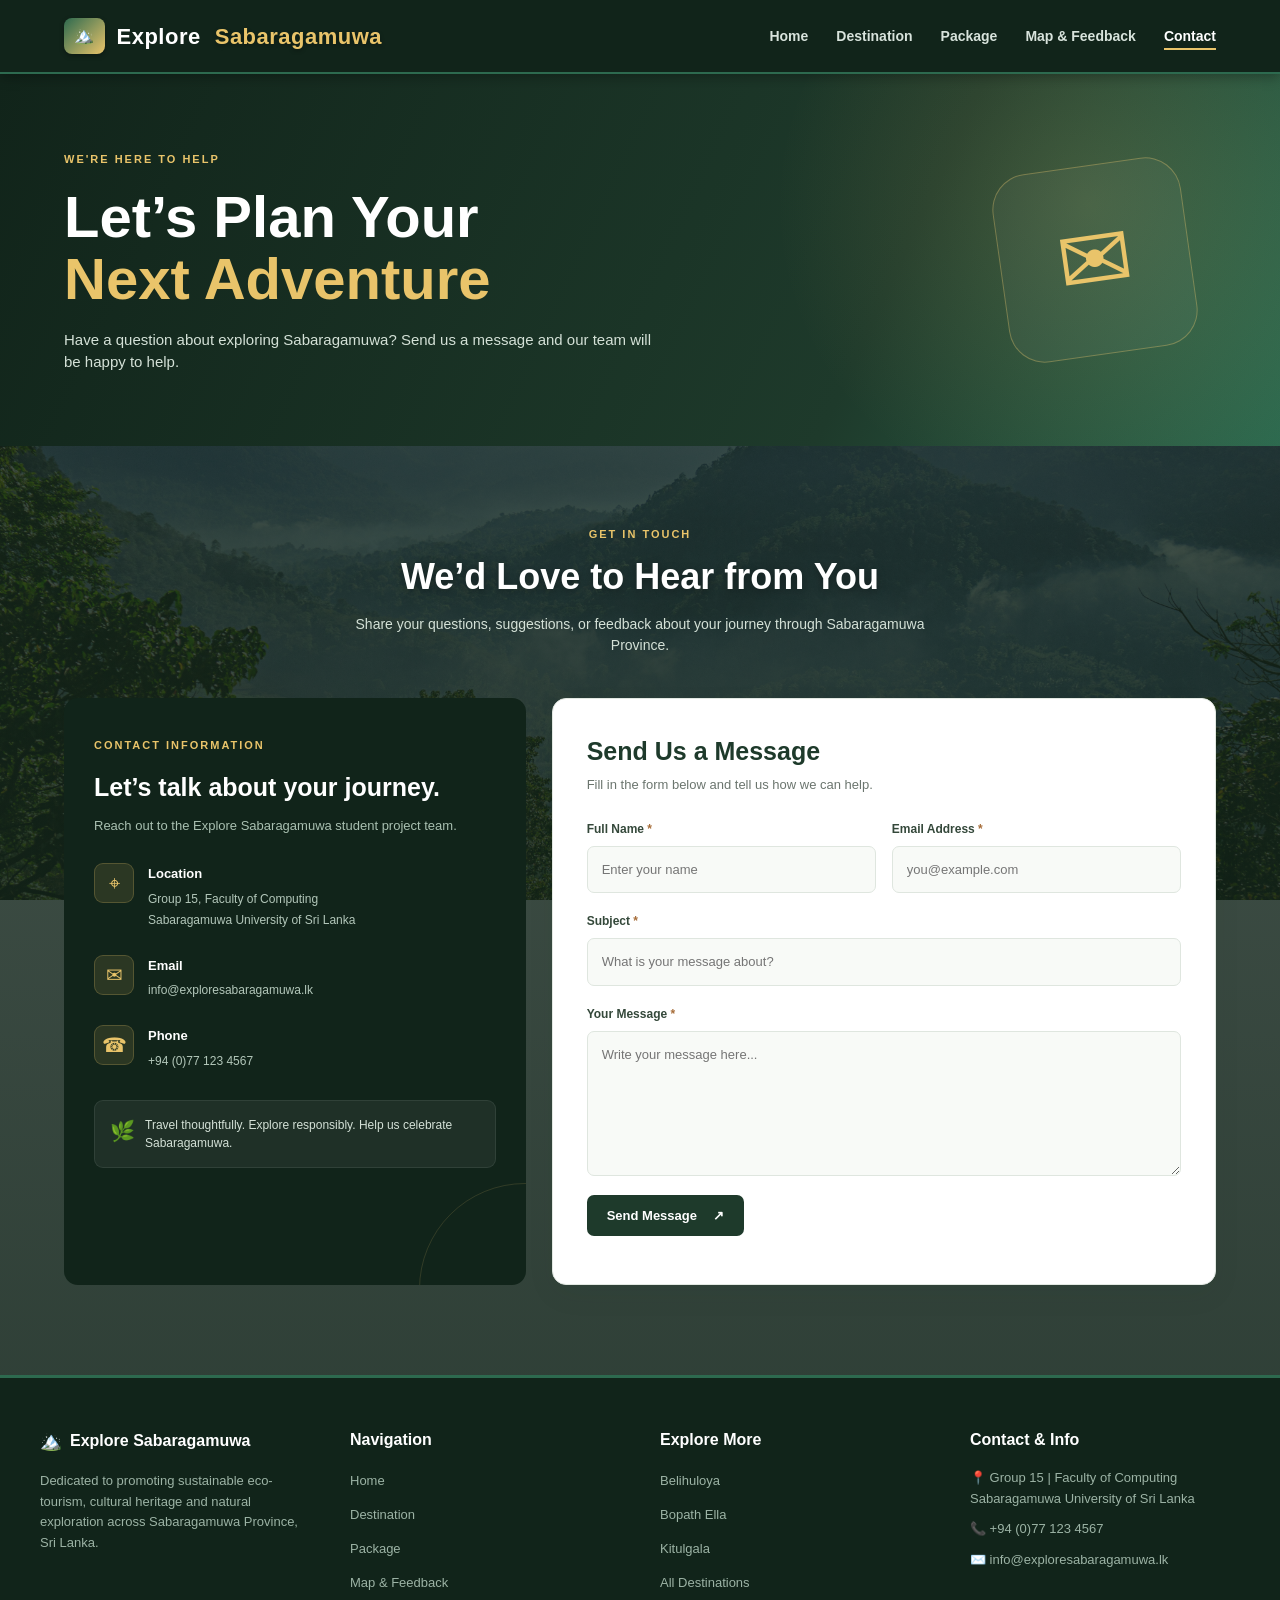
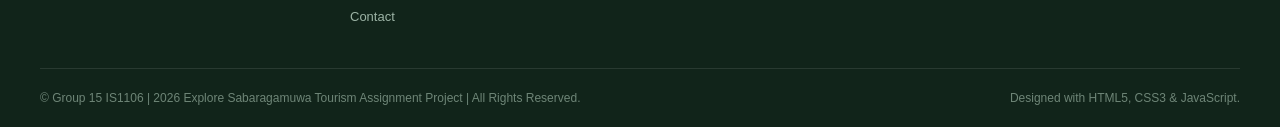
<file: contact/contact.html>
<!DOCTYPE html>
<html lang="en">
<head>
    <meta charset="UTF-8">
    <meta name="viewport" content="width=device-width, initial-scale=1">
    <title>Contact | Explore Sabaragamuwa</title>
    <link rel="stylesheet" href="../style.css">
    <link rel="stylesheet" href="contact.css">
</head>
<body>

<header class="top-header">
    <div class="nav-wrapper">
        <a href="../index.html" class="brand-logo">
            <span class="logo-icon-badge">🏔️</span>
            <span class="logo-text-main">Explore</span>
            <span class="highlight">Sabaragamuwa</span>
        </a>

        <nav aria-label="Main navigation">
            <ul class="nav-menu">
                <li><a href="../index.html" class="nav-link">Home</a></li>
                <li><a href="../destination/destination.html" class="nav-link">Destination</a></li>
                <li><a href="../package/packages.html" class="nav-link">Package</a></li>
                <li><a href="../map/map-feedback.html" class="nav-link">Map &amp; Feedback</a></li>
                <li><a href="contact.html" class="nav-link active" aria-current="page">Contact</a></li>
            </ul>
        </nav>
    </div>
</header>

<main>
    <section class="contact-hero">
        <div class="contact-hero-content">
            <span class="contact-eyebrow">WE'RE HERE TO HELP</span>
            <h1>Let’s Plan Your<br><span>Next Adventure</span></h1>
            <p>Have a question about exploring Sabaragamuwa? Send us a message and our team will be happy to help.</p>
        </div>
        <div class="contact-hero-mark" aria-hidden="true">✉</div>
    </section>

    <section class="contact-section">
        <div class="contact-intro">
            <span class="section-label">GET IN TOUCH</span>
            <h2>We’d Love to Hear from You</h2>
            <p>Share your questions, suggestions, or feedback about your journey through Sabaragamuwa Province.</p>
        </div>

        <div class="contact-layout">
            <aside class="contact-info-card">
                <span class="contact-info-kicker">CONTACT INFORMATION</span>
                <h3>Let’s talk about your journey.</h3>
                <p class="contact-info-description">Reach out to the Explore Sabaragamuwa student project team.</p>

                <div class="contact-info-item">
                    <span class="contact-info-icon" aria-hidden="true">⌖</span>
                    <div>
                        <h4>Location</h4>
                        <p>Group 15, Faculty of Computing<br>Sabaragamuwa University of Sri Lanka</p>
                    </div>
                </div>

                <div class="contact-info-item">
                    <span class="contact-info-icon" aria-hidden="true">✉</span>
                    <div>
                        <h4>Email</h4>
                        <p>info@exploresabaragamuwa.lk</p>
                    </div>
                </div>

                <div class="contact-info-item">
                    <span class="contact-info-icon" aria-hidden="true">☎</span>
                    <div>
                        <h4>Phone</h4>
                        <p>+94 (0)77 123 4567</p>
                    </div>
                </div>

                <div class="contact-note">
                    <span aria-hidden="true">🌿</span>
                    <p>Travel thoughtfully. Explore responsibly. Help us celebrate Sabaragamuwa.</p>
                </div>
            </aside>

            <div class="contact-form-card">
                <h3>Send Us a Message</h3>
                <p class="form-intro">Fill in the form below and tell us how we can help.</p>

                <form id="contactForm">
                    <div class="form-row">
                        <div class="form-field">
                            <label for="fullName">Full Name <span>*</span></label>
                            <input type="text" id="fullName" name="fullName" placeholder="Enter your name" autocomplete="name" required>
                        </div>
                        <div class="form-field">
                            <label for="email">Email Address <span>*</span></label>
                            <input type="email" id="email" name="email" placeholder="you@example.com" autocomplete="email" required>
                        </div>
                    </div>

                    <div class="form-field">
                        <label for="subject">Subject <span>*</span></label>
                        <input type="text" id="subject" name="subject" placeholder="What is your message about?" required>
                    </div>

                    <div class="form-field">
                        <label for="message">Your Message <span>*</span></label>
                        <textarea id="message" name="message" rows="6" placeholder="Write your message here..." required></textarea>
                    </div>

                    <button type="submit" class="contact-submit-btn">Send Message <span aria-hidden="true">↗</span></button>
                    <p class="form-status" id="formStatus" role="status" aria-live="polite"></p>
                </form>
            </div>
        </div>
    </section>
</main>

<footer class="site-footer">
    <div class="footer-columns-wrapper">

        <div class="footer-col">
            <h3><span class="footer-logo-icon">🏔️</span> Explore Sabaragamuwa</h3>
            <p>Dedicated to promoting sustainable eco-tourism, cultural heritage and natural exploration across Sabaragamuwa Province, Sri Lanka.</p>
        </div>

        <div class="footer-col">
            <h4>Navigation</h4>
            <ul>
                <li><a href="../index.html">Home</a></li>
                <li><a href="../destination/destination.html">Destination</a></li>
                <li><a href="../package/packages.html">Package</a></li>
                <li><a href="../map/map-feedback.html">Map &amp; Feedback</a></li>
                <li><a href="contact.html">Contact</a></li>
            </ul>
        </div>

        <div class="footer-col">
            <h4>Explore More</h4>
            <ul>
                <li><a href="../destination/destination.html#belihuloya">Belihuloya</a></li>
                <li><a href="../destination/destination.html#bopath">Bopath Ella</a></li>
                <li><a href="../destination/destination.html#kitulgala">Kitulgala</a></li>
                <li><a href="../destination/destination.html#explore">All Destinations</a></li>
            </ul>
        </div>

        <div class="footer-col">
            <h4>Contact &amp; Info</h4>
            <p>📍 Group 15 | Faculty of Computing<br>Sabaragamuwa University of Sri Lanka</p>
            <p>📞 +94 (0)77 123 4567</p>
            <p>✉️ info@exploresabaragamuwa.lk</p>
        </div>

    </div>

    <div class="footer-bottom-bar">
        <p>&copy; Group 15 IS1106 | 2026 Explore Sabaragamuwa Tourism Assignment Project | All Rights Reserved.</p>
        <p>Designed with HTML5, CSS3 &amp; JavaScript.</p>
    </div>
</footer>

<script src="contact.js"></script>
</body>
</html>
</file>
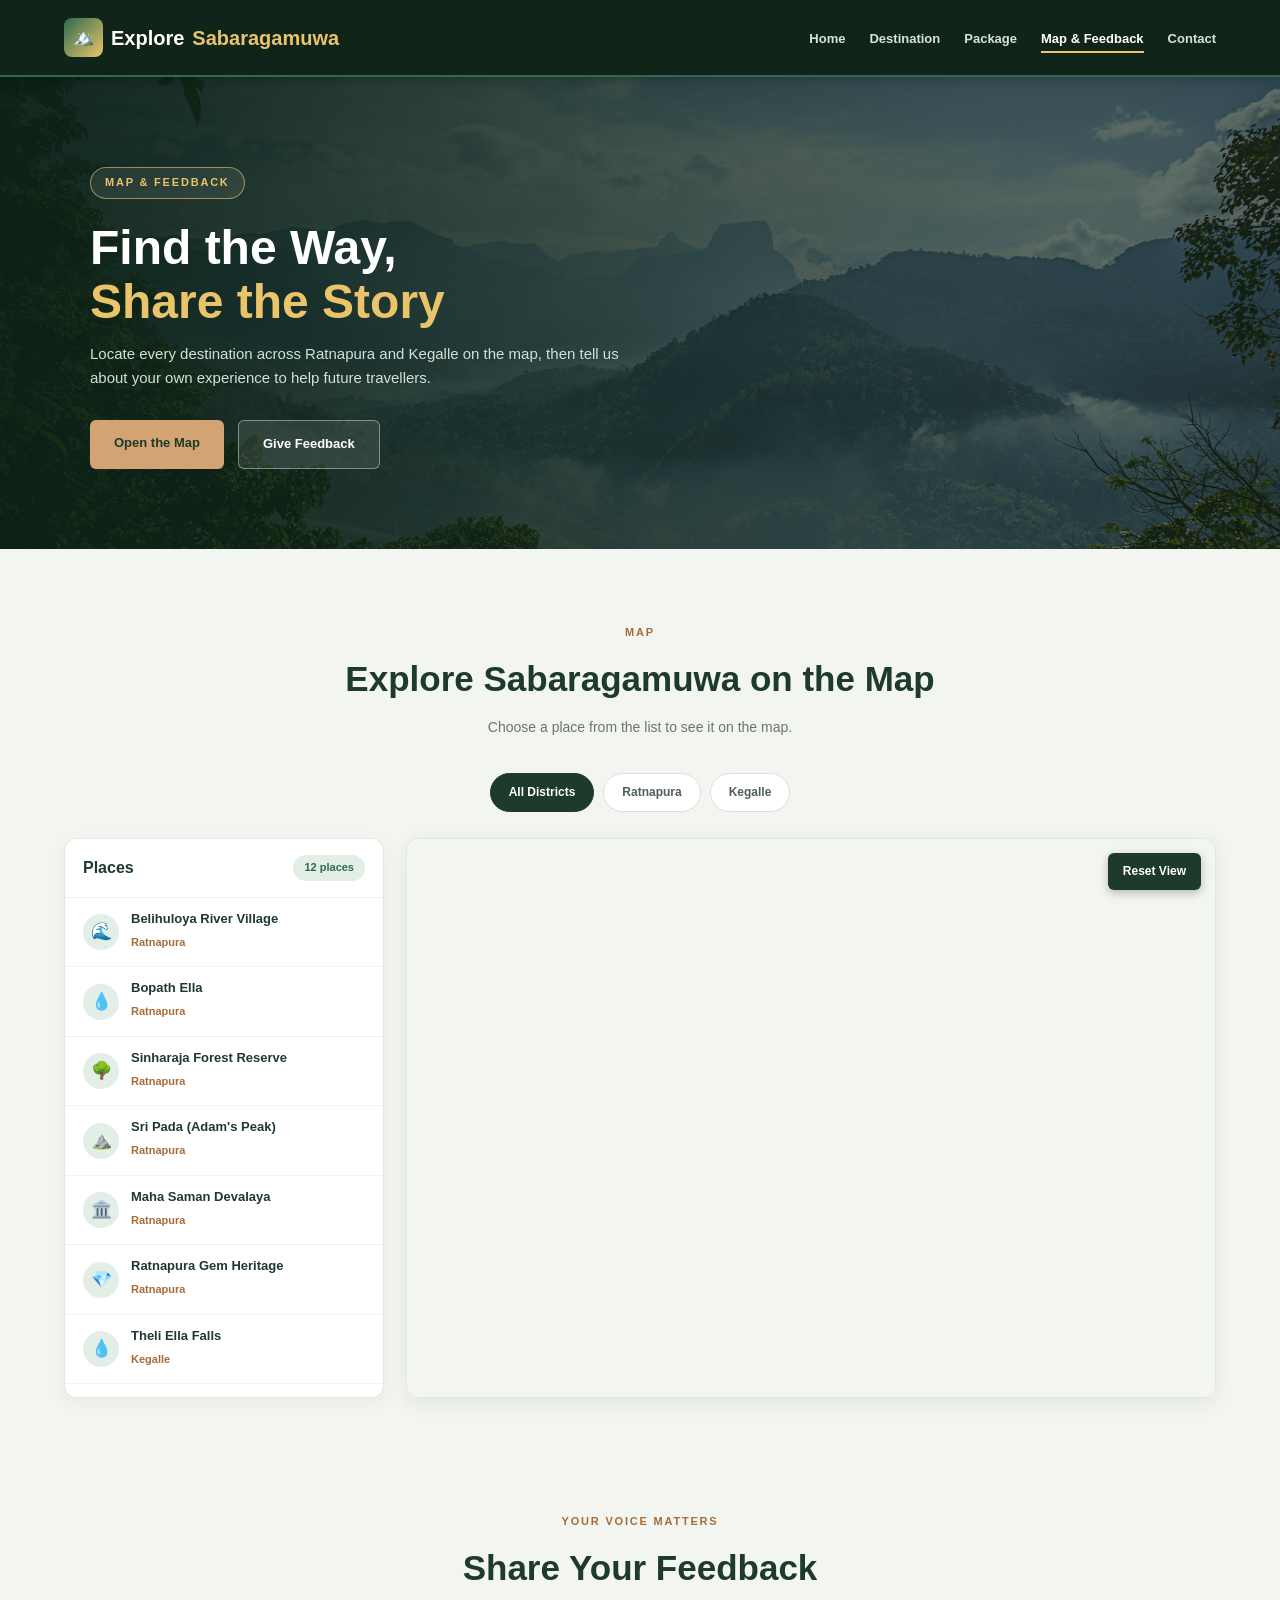
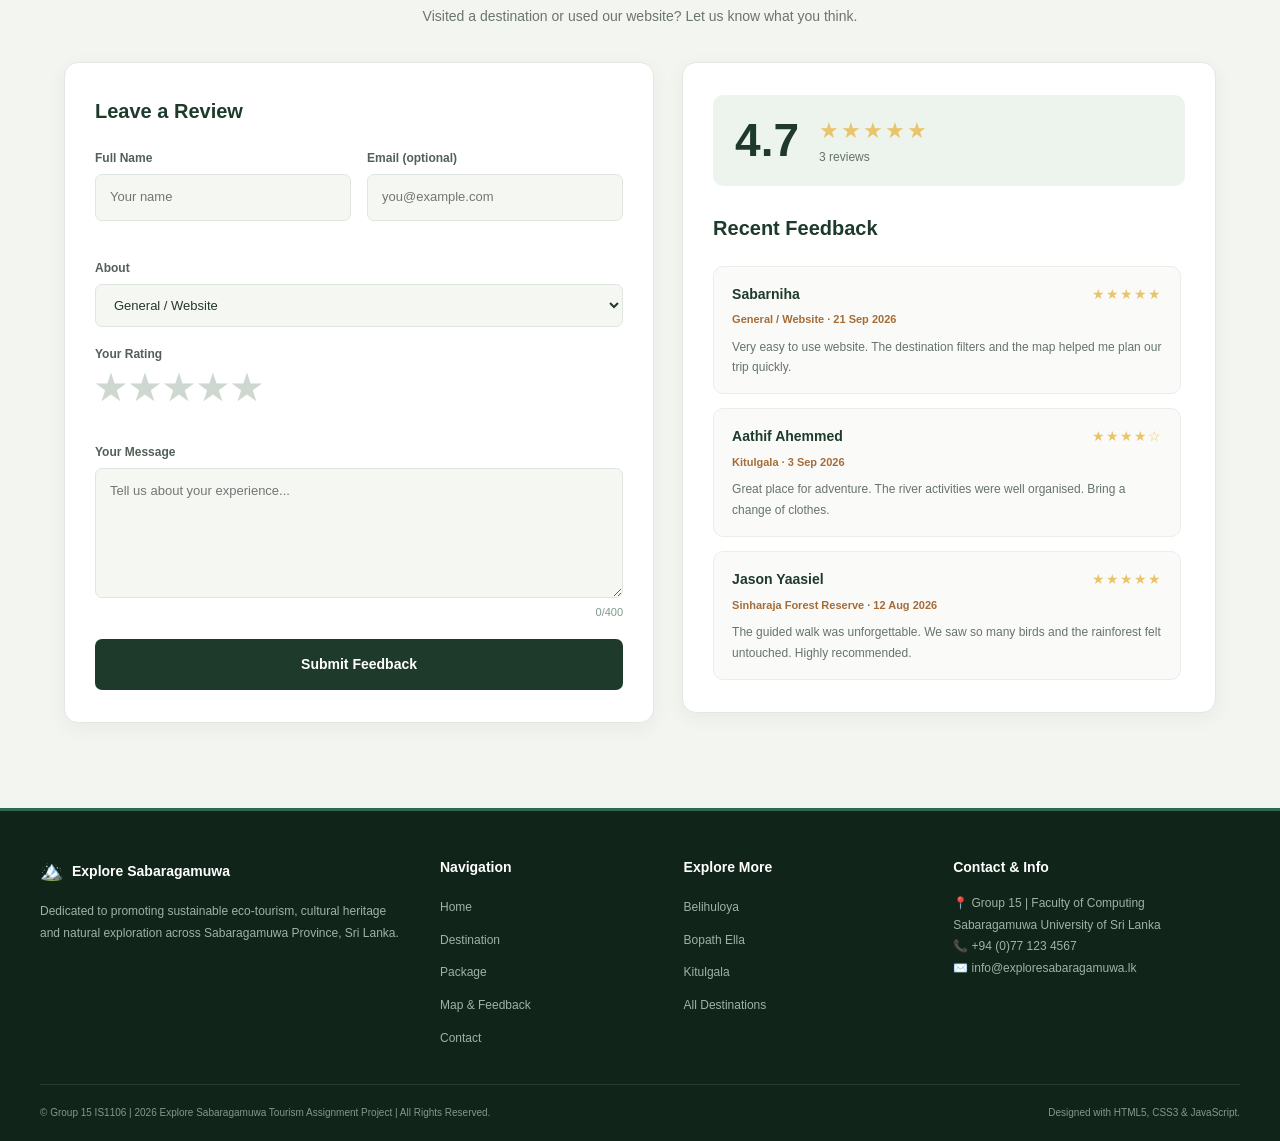
<file: map/map-feedback.html>
<!DOCTYPE html>
<html>
<head>
    <meta charset="UTF-8">
    <meta name="viewport" content="width=device-width, initial-scale=1">
    <title>Map &amp; Feedback | Explore Sabaragamuwa</title>
    <meta name="description" content="Find Sabaragamuwa tourist destinations in Ratnapura and Kegalle on a map and share your travel feedback.">
    <meta name="keywords" content="Sabaragamuwa, Ratnapura, Kegalle, Sri Lanka tourism, map, feedback">
    <meta name="author" content="Group 15 - IS1106">
    <link rel="stylesheet" href="map-feedback.css">
</head>
<body>

<header class="top-header">
    <div class="nav-wrapper">
        <a href="../index.html" class="brand-logo">
            <span class="logo-icon-badge">🏔️</span>
            <span class="logo-text-main">Explore</span>
            <span class="highlight">Sabaragamuwa</span>
        </a>

        <nav aria-label="Main navigation">
            <ul class="nav-menu">
                <li><a href="../index.html" class="nav-link">Home</a></li>
                <li><a href="../destination/destination.html" class="nav-link">Destination</a></li>
                <li><a href="../package/packages.html" class="nav-link">Package</a></li>
                <li><a href="map-feedback.html" class="nav-link active" aria-current="page">Map &amp; Feedback</a></li>
                <li><a href="../contact/contact.html" class="nav-link">Contact</a></li>
            </ul>
        </nav>
    </div>
</header>

<main>

    <section class="page-hero">
        <div class="hero-content">
            <span class="hero-tag">MAP &amp; FEEDBACK</span>
            <h1>Find the Way,<br><span>Share the Story</span></h1>
            <p>
                Locate every destination across Ratnapura and Kegalle on the map,
                then tell us about your own experience to help future travellers.
            </p>
            <div class="hero-buttons">
                <a href="#map-section" class="btn-gold">Open the Map</a>
                <a href="#feedback-section" class="btn-outline">Give Feedback</a>
            </div>
        </div>
    </section>

    <section class="map-section" id="map-section">
        <div class="section-heading">
            <span class="section-label">MAP</span>
            <h2>Explore Sabaragamuwa on the Map</h2>
            <p>Choose a place from the list to see it on the map.</p>
        </div>

        <div class="map-filters" role="group" aria-label="Filter places by district">
            <button class="map-filter-btn active" data-district="all" type="button">All Districts</button>
            <button class="map-filter-btn" data-district="ratnapura" type="button">Ratnapura</button>
            <button class="map-filter-btn" data-district="kegalle" type="button">Kegalle</button>
        </div>

        <div class="map-layout">
            <aside class="map-sidebar">
                <div class="sidebar-head">
                    <h3>Places</h3>
                    <span id="placeCount">12 places</span>
                </div>
                <ul class="place-list" id="placeList"></ul>
            </aside>

            <div class="map-wrap">
                <iframe id="map"
                        title="Map of Sabaragamuwa destinations"
                        src="https://maps.google.com/maps?q=6.85,80.5&z=9&output=embed"
                        style="border:0;"
                        loading="lazy"
                        referrerpolicy="no-referrer-when-downgrade"></iframe>
                <button class="reset-map-btn" id="resetMap" type="button">Reset View</button>
            </div>
        </div>
    </section>

    <section class="feedback-section" id="feedback-section">
        <div class="section-heading">
            <span class="section-label">YOUR VOICE MATTERS</span>
            <h2>Share Your Feedback</h2>
            <p>Visited a destination or used our website? Let us know what you think.</p>
        </div>

        <div class="feedback-layout">

            <form class="feedback-form" id="feedbackForm" novalidate>
                <h3>Leave a Review</h3>

                <div class="form-row">
                    <div class="form-field">
                        <label for="fbName">Full Name</label>
                        <input type="text" id="fbName" placeholder="Your name" maxlength="50" autocomplete="name">
                        <small class="error-msg" id="errName"></small>
                    </div>

                    <div class="form-field">
                        <label for="fbEmail">Email (optional)</label>
                        <input type="email" id="fbEmail" placeholder="you@example.com" autocomplete="email">
                        <small class="error-msg" id="errEmail"></small>
                    </div>
                </div>

                <div class="form-field">
                    <label for="fbPlace">About</label>
                    <select id="fbPlace">
                        <option value="General / Website">General / Website</option>
                    </select>
                </div>

                <div class="form-field">
                    <label>Your Rating</label>
                    <div class="star-rating" id="starRating">
                        <input type="radio" name="rating" id="star5" value="5"><label for="star5" title="5 stars">★</label>
                        <input type="radio" name="rating" id="star4" value="4"><label for="star4" title="4 stars">★</label>
                        <input type="radio" name="rating" id="star3" value="3"><label for="star3" title="3 stars">★</label>
                        <input type="radio" name="rating" id="star2" value="2"><label for="star2" title="2 stars">★</label>
                        <input type="radio" name="rating" id="star1" value="1"><label for="star1" title="1 star">★</label>
                    </div>
                    <small class="error-msg" id="errRating"></small>
                </div>

                <div class="form-field">
                    <label for="fbMessage">Your Message</label>
                    <textarea id="fbMessage" rows="5" maxlength="400" placeholder="Tell us about your experience..."></textarea>
                    <div class="field-foot">
                        <small class="error-msg" id="errMessage"></small>
                        <small class="char-count"><span id="charCount">0</span>/400</small>
                    </div>
                </div>

                <button type="submit" class="submit-btn">Submit Feedback</button>

                <div class="success-box" id="successBox" role="status" hidden>
                    Thank you! Your feedback has been submitted.
                </div>
            </form>

            <div class="reviews-panel">
                <div class="rating-summary">
                    <div class="avg-number">4.7</div>
                    <div>
                        <div class="avg-stars" aria-label="4.7 out of 5 stars">★★★★★</div>
                        <p>3 reviews</p>
                    </div>
                </div>

                <h3>Recent Feedback</h3>
                <div class="reviews-list">

                    <article class="review-card">
                        <div class="review-top">
                            <span class="review-name">Sabarniha</span>
                            <span class="review-stars" aria-label="5 out of 5 stars">★★★★★</span>
                        </div>
                        <div class="review-meta">General / Website · 21 Sep 2026</div>
                        <p class="review-text">Very easy to use website. The destination filters and the map helped me plan our trip quickly.</p>
                    </article>

                    <article class="review-card">
                        <div class="review-top">
                            <span class="review-name">Aathif Ahemmed</span>
                            <span class="review-stars" aria-label="4 out of 5 stars">★★★★☆</span>
                        </div>
                        <div class="review-meta">Kitulgala · 3 Sep 2026</div>
                        <p class="review-text">Great place for adventure. The river activities were well organised. Bring a change of clothes.</p>
                    </article>

                    <article class="review-card">
                        <div class="review-top">
                            <span class="review-name">Jason Yaasiel</span>
                            <span class="review-stars" aria-label="5 out of 5 stars">★★★★★</span>
                        </div>
                        <div class="review-meta">Sinharaja Forest Reserve · 12 Aug 2026</div>
                        <p class="review-text">The guided walk was unforgettable. We saw so many birds and the rainforest felt untouched. Highly recommended.</p>
                    </article>

                </div>
            </div>

        </div>
    </section>

</main>

<footer class="site-footer">
    <div class="footer-columns-wrapper">

        <div class="footer-col">
            <h3><span class="footer-logo-icon">🏔️</span> Explore Sabaragamuwa</h3>
            <p>Dedicated to promoting sustainable eco-tourism, cultural heritage and natural exploration across Sabaragamuwa Province, Sri Lanka.</p>
        </div>

        <div class="footer-col">
            <h4>Navigation</h4>
            <ul>
                <li><a href="../index.html">Home</a></li>
                <li><a href="../destination/destination.html">Destination</a></li>
                <li><a href="../package/packages.html">Package</a></li>
                <li><a href="map-feedback.html">Map &amp; Feedback</a></li>
                <li><a href="../contact/contact.html">Contact</a></li>
            </ul>
        </div>

        <div class="footer-col">
            <h4>Explore More</h4>
            <ul>
                <li><a href="../destination/destination.html#belihuloya">Belihuloya</a></li>
                <li><a href="../destination/destination.html#bopath">Bopath Ella</a></li>
                <li><a href="../destination/destination.html#kitulgala">Kitulgala</a></li>
                <li><a href="../destination/destination.html#explore">All Destinations</a></li>
            </ul>
        </div>

        <div class="footer-col">
            <h4>Contact &amp; Info</h4>
            <p>📍 Group 15 | Faculty of Computing<br>Sabaragamuwa University of Sri Lanka</p>
            <p>📞 +94 (0)77 123 4567</p>
            <p>✉️ info@exploresabaragamuwa.lk</p>
        </div>

    </div>

    <div class="footer-bottom-bar">
        <p>&copy; Group 15 IS1106 | 2026 Explore Sabaragamuwa Tourism Assignment Project | All Rights Reserved.</p>
        <p>Designed with HTML5, CSS3 &amp; JavaScript.</p>
    </div>
</footer>

<script src="map-feedback.js"></script>

</body>
</html>
</file>
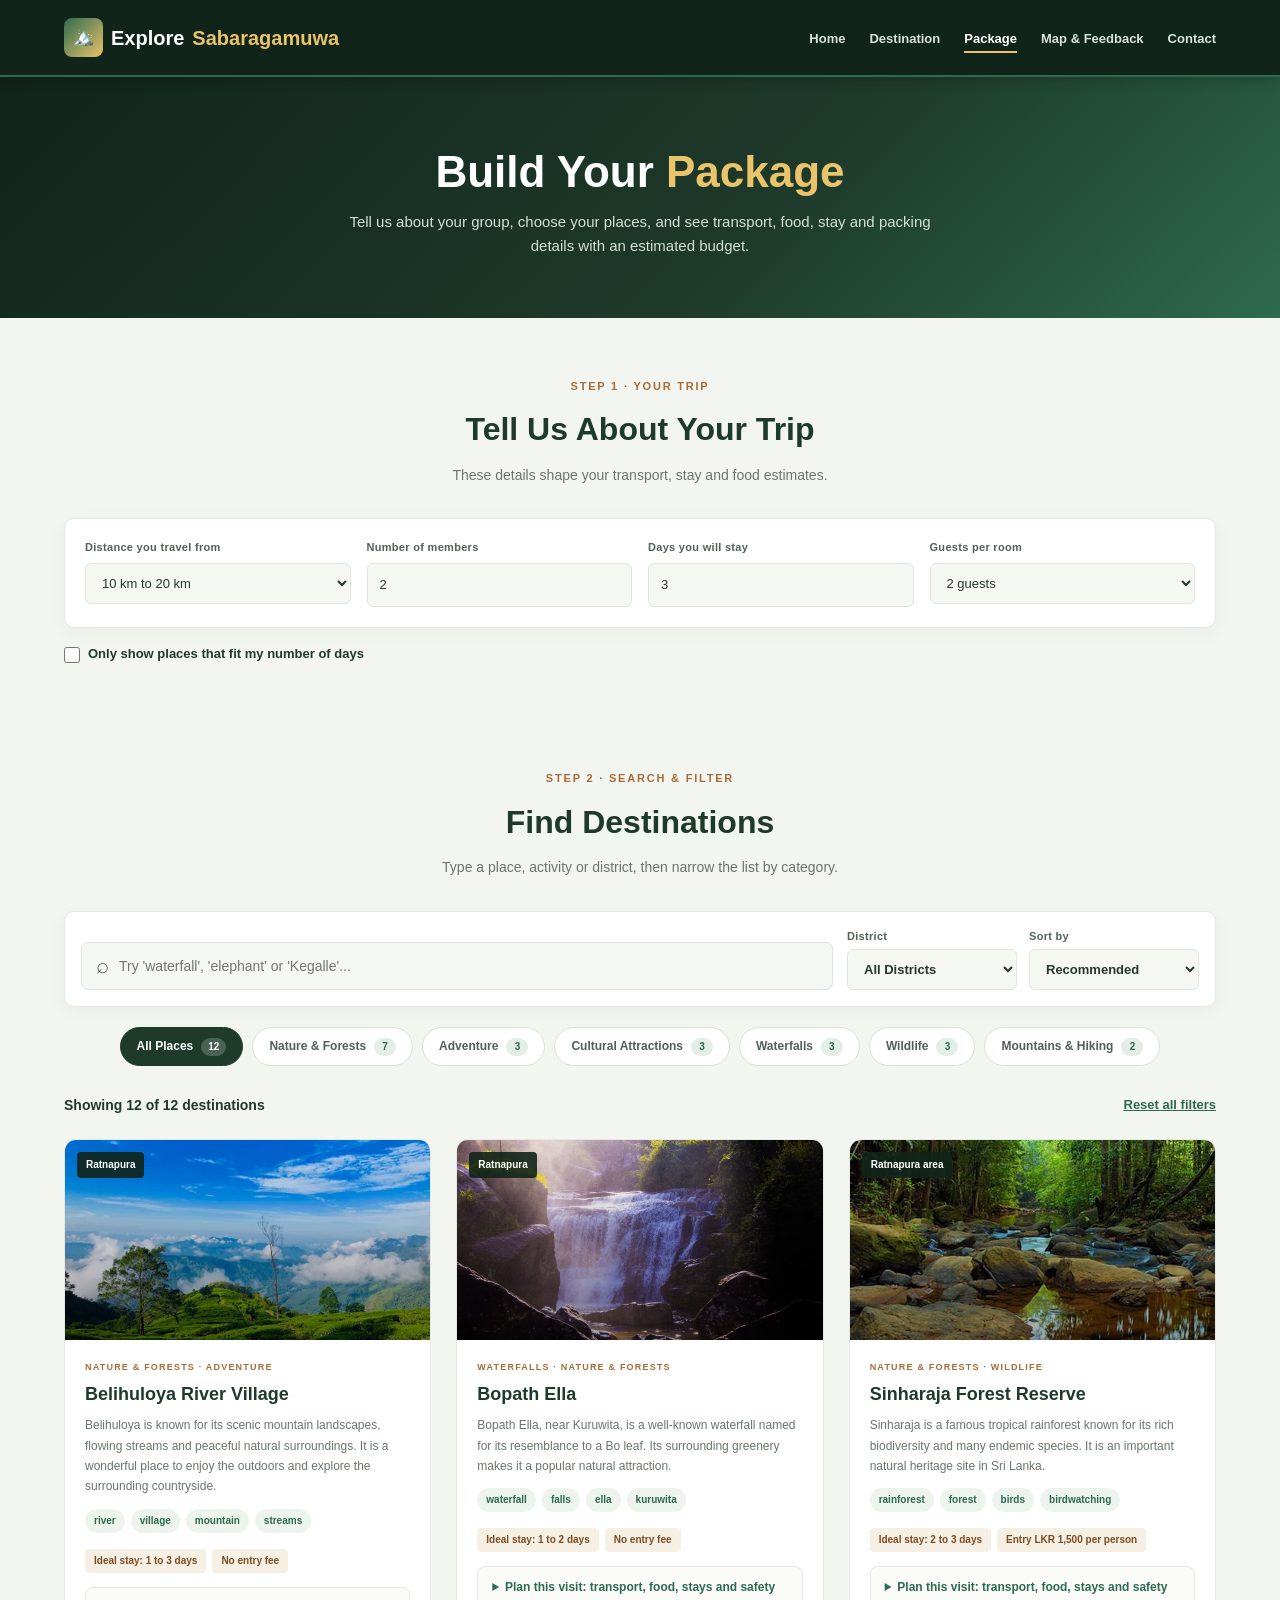
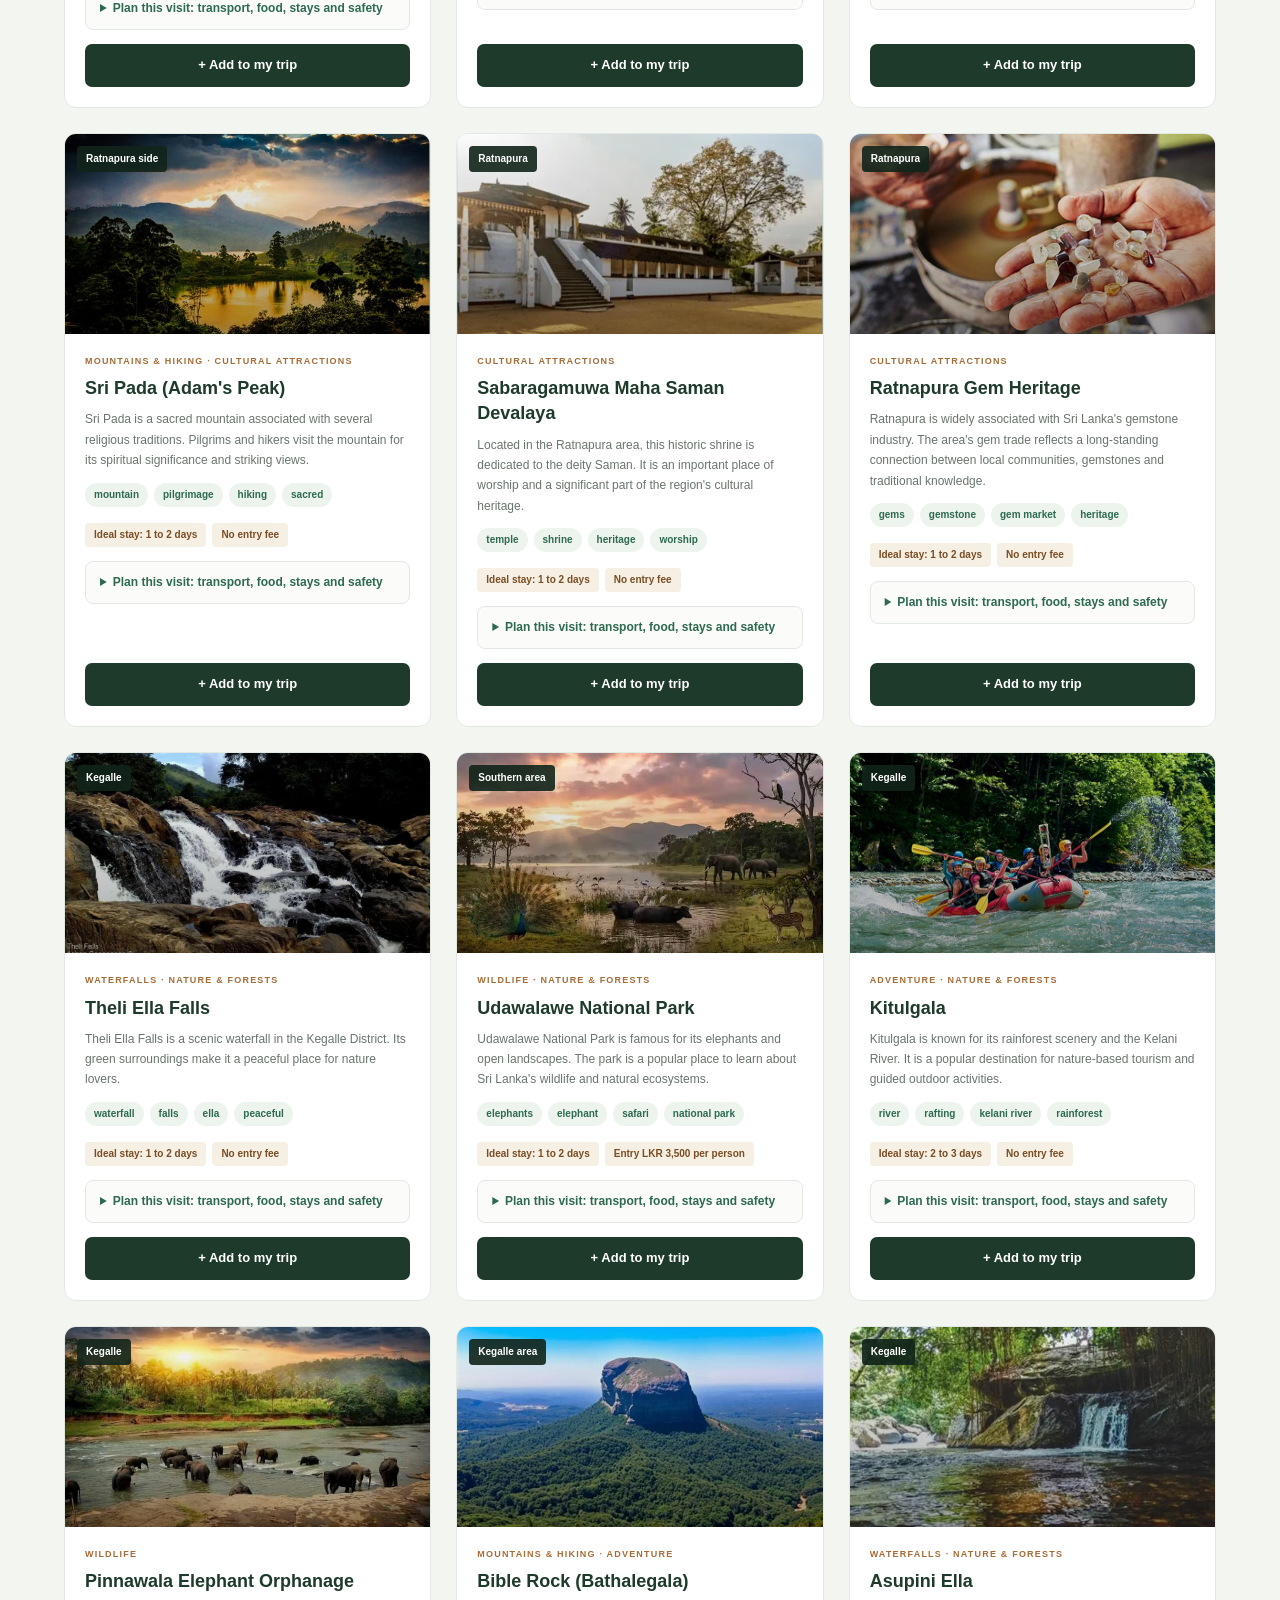
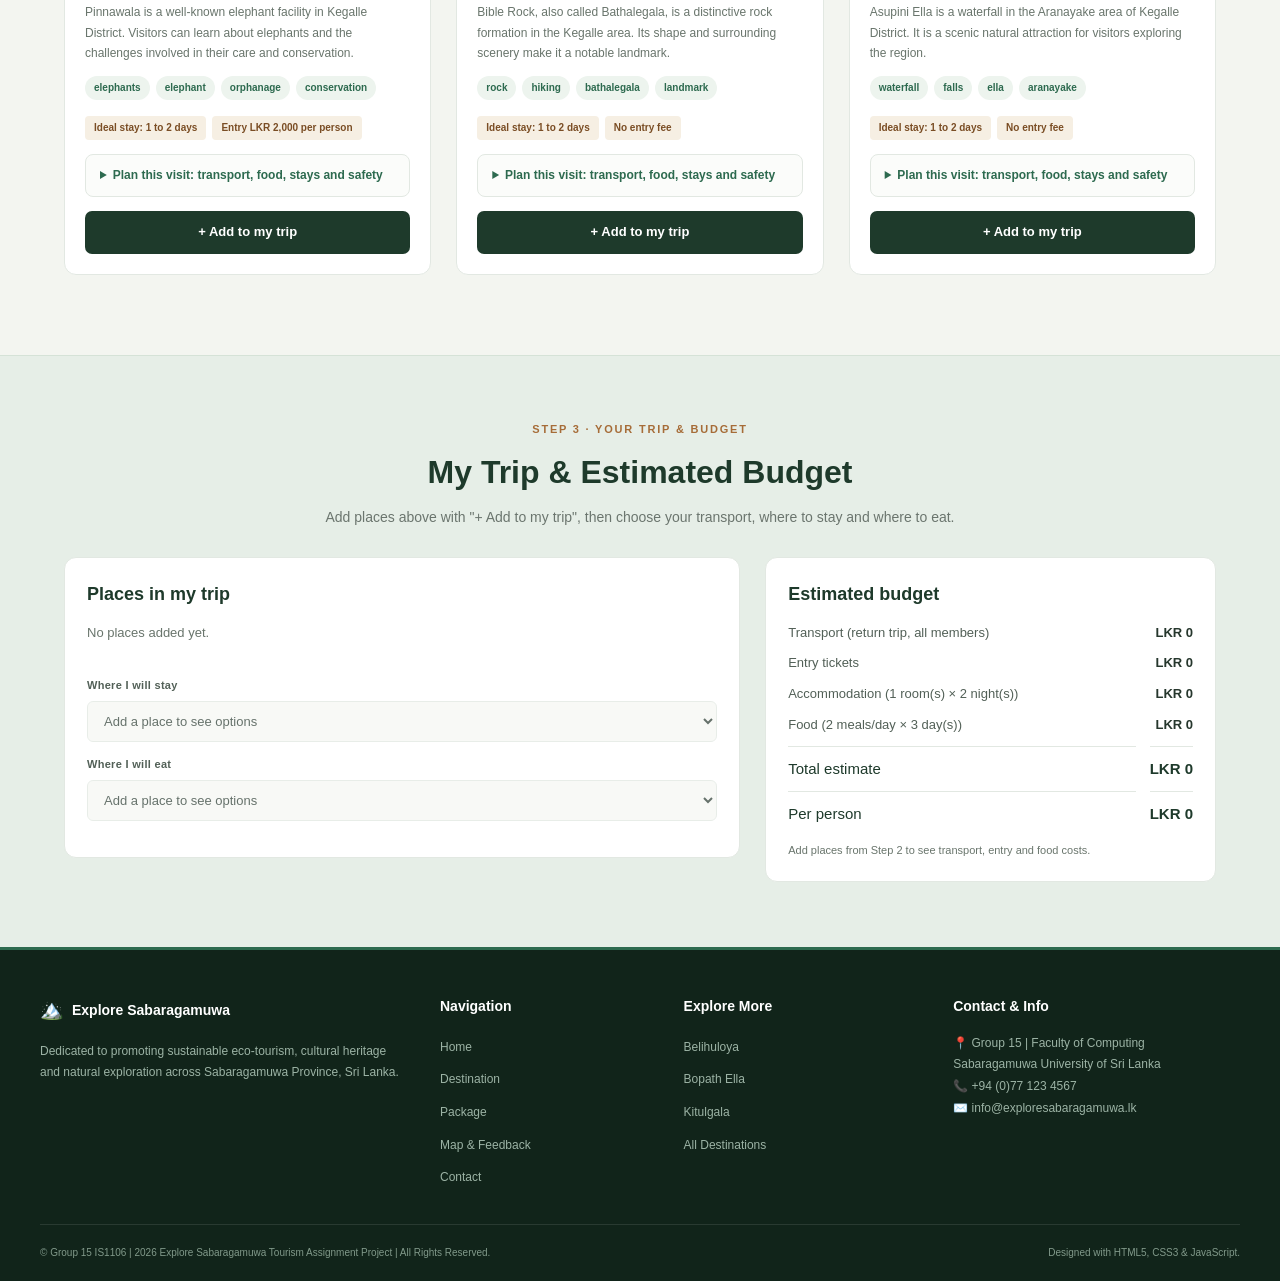
<file: package/packages.html>
<!DOCTYPE html>
<html>
<head>
    <meta charset="UTF-8">
    <meta name="viewport" content="width=device-width, initial-scale=1">
    <title>Packages | Explore Sabaragamuwa</title>
    <link rel="stylesheet" href="packages.css">
</head>
<body>

<header class="top-header">
    <div class="nav-wrapper">
        <a href="../index.html" class="brand-logo">
            <span class="logo-icon-badge">🏔️</span>
            <span class="logo-text-main">Explore</span>
            <span class="highlight">Sabaragamuwa</span>
        </a>
        <nav>
            <ul class="nav-menu">
                <li><a href="../index.html" class="nav-link">Home</a></li>
                <li><a href="../destination/destination.html" class="nav-link">Destination</a></li>
                <li><a href="packages.html" class="nav-link active">Package</a></li>
                <li><a href="../map/map-feedback.html" class="nav-link">Map & Feedback</a></li>
                <li><a href="../contact/contact.html" class="nav-link">Contact</a></li>
            </ul>
        </nav>
    </div>
</header>

<main>

    <section class="page-hero">
        <h1>Build Your <span>Package</span></h1>
        <p>Tell us about your group, choose your places, and see transport, food, stay and packing details with an estimated budget.</p>
    </section>

    <section class="planner" aria-labelledby="plannerTitle">
        <div class="section-heading">
            <span class="section-label">STEP 1 · YOUR TRIP</span>
            <h2 id="plannerTitle">Tell Us About Your Trip</h2>
            <p>These details shape your transport, stay and food estimates.</p>
        </div>

        <div class="trip-form">
            <div class="field">
                <label for="distanceBand">Distance you travel from</label>
                <select id="distanceBand">
                    <option value="10-20">10 km to 20 km</option>
                    <option value="20-60">20 km to 60 km</option>
                    <option value="60-100">60 km to 100 km</option>
                    <option value="100-180">100 km to 180 km</option>
                    <option value="200+">Over 200 km</option>
                </select>
            </div>

            <div class="field">
                <label for="members">Number of members</label>
                <input type="number" id="members" min="1" max="50" value="2" inputmode="numeric">
            </div>

            <div class="field">
                <label for="days">Days you will stay</label>
                <input type="number" id="days" min="1" max="30" value="3" inputmode="numeric">
            </div>

            <div class="field">
                <label for="perRoom">Guests per room</label>
                <select id="perRoom">
                    <option value="1">1 guest</option>
                    <option value="2" selected>2 guests</option>
                    <option value="3">3 guests</option>
                    <option value="4">4 guests</option>
                </select>
            </div>
        </div>

        <label class="check-field">
            <input type="checkbox" id="fitStay">
            Only show places that fit my number of days
        </label>
        <p class="form-message" id="tripMsg" role="alert"></p>
    </section>

    <section class="finder" aria-labelledby="finderTitle">

        <div class="section-heading">
            <span class="section-label">STEP 2 · SEARCH &amp; FILTER</span>
            <h2 id="finderTitle">Find Destinations</h2>
            <p>Type a place, activity or district, then narrow the list by category.</p>
        </div>

        <div class="toolbar">
            <div class="search-box">
                <span class="search-icon" aria-hidden="true">⌕</span>
                <label for="searchInput" class="sr-only">Search destinations</label>
                <input type="search" id="searchInput"
                       placeholder="Try 'waterfall', 'elephant' or 'Kegalle'..." autocomplete="off">
                <button type="button" id="clearSearch" class="clear-btn" aria-label="Clear search" hidden>&times;</button>
            </div>

            <div class="toolbar-selects">
                <label class="select-wrap">
                    <span>District</span>
                    <select id="districtFilter">
                        <option value="all">All Districts</option>
                        <option value="ratnapura">Ratnapura</option>
                        <option value="kegalle">Kegalle</option>
                    </select>
                </label>
                <label class="select-wrap">
                    <span>Sort by</span>
                    <select id="sortSelect">
                        <option value="default">Recommended</option>
                        <option value="az">Name (A to Z)</option>
                        <option value="za">Name (Z to A)</option>
                    </select>
                </label>
            </div>
        </div>

        <div class="category-filters" id="categoryFilters" role="group" aria-label="Filter by category"></div>

        <div class="results-bar">
            <p id="resultCount" aria-live="polite"></p>
            <button type="button" class="reset-link js-reset">Reset all filters</button>
        </div>

        <div class="package-grid" id="packageGrid"></div>

        <div class="no-results" id="noResults" hidden>
            <span>🌿</span>
            <h3>No destinations found</h3>
            <p>Try another search term, a different district, another category or a different number of days.</p>
            <button type="button" class="js-reset">Show All Destinations</button>
        </div>
    </section>

    <section class="trip-section" aria-labelledby="tripTitle">
        <div class="section-heading">
            <span class="section-label">STEP 3 · YOUR TRIP &amp; BUDGET</span>
            <h2 id="tripTitle">My Trip &amp; Estimated Budget</h2>
            <p>Add places above with "+ Add to my trip", then choose your transport, where to stay and where to eat.</p>
        </div>

        <div class="trip-layout">
            <div class="trip-places">
                <h3>Places in my trip</h3>
                <p class="empty-trip" id="emptyTrip">No places added yet.</p>
                <ul class="trip-list" id="selectedList"></ul>

                <div class="choice-field">
                    <label for="stayChoice">Where I will stay</label>
                    <select id="stayChoice"></select>
                </div>
                <div class="choice-field">
                    <label for="restaurantChoice">Where I will eat</label>
                    <select id="restaurantChoice"></select>
                </div>
            </div>

            <aside class="budget-card" aria-labelledby="budgetTitle">
                <h3 id="budgetTitle">Estimated budget</h3>
                <dl class="budget-list" id="budgetList"></dl>
                <p class="budget-note" id="budgetNote"></p>
            </aside>
        </div>
    </section>

</main>

<footer class="site-footer">
    <div class="footer-columns-wrapper">
        <div class="footer-col">
            <h3><span class="footer-logo-icon">🏔️</span> Explore Sabaragamuwa</h3>
            <p>Dedicated to promoting sustainable eco-tourism, cultural heritage and natural exploration across Sabaragamuwa Province, Sri Lanka.</p>
        </div>
        <div class="footer-col">
            <h4>Navigation</h4>
            <ul>
                <li><a href="../index.html">Home</a></li>
                <li><a href="../destination/destination.html">Destination</a></li>
                <li><a href="packages.html">Package</a></li>
                <li><a href="../map/map-feedback.html">Map & Feedback</a></li>
                <li><a href="../contact/contact.html">Contact</a></li>
            </ul>
        </div>
        <div class="footer-col">
            <h4>Explore More</h4>
            <ul>
                <li><a href="../destination/destination.html#belihuloya">Belihuloya</a></li>
                <li><a href="../destination/destination.html#bopath">Bopath Ella</a></li>
                <li><a href="../destination/destination.html#kitulgala">Kitulgala</a></li>
                <li><a href="../destination/destination.html#explore">All Destinations</a></li>
            </ul>
        </div>
        <div class="footer-col">
            <h4>Contact &amp; Info</h4>
            <p>📍 Group 15 | Faculty of Computing<br>Sabaragamuwa University of Sri Lanka</p>
            <p>📞 +94 (0)77 123 4567</p>
            <p>✉️ info@exploresabaragamuwa.lk</p>
        </div>
    </div>
    <div class="footer-bottom-bar">
        <p>&copy; Group 15 IS1106 | 2026 Explore Sabaragamuwa Tourism Assignment Project | All Rights Reserved.</p>
        <p>Designed with HTML5, CSS3 &amp; JavaScript.</p>
    </div>
</footer>

<script src="packages-data.js"></script>
<script src="packages.js"></script>

</body>
</html>
</file>
<file: style.css>
* {
  box-sizing: border-box;
  margin: 0;
  padding: 0;
}

body {
  font-family: Arial, Helvetica, sans-serif;
  background: linear-gradient(rgba(17, 36, 26, 0.75), rgba(17, 36, 26, 0.9)),
  url('images/hero.jpg') center/cover no-repeat fixed;
  color: #2b302c;
  line-height: 1.5;
}

a {
  text-decoration: none;
  color: inherit;
}

.top-header {
  background-color: #11241a;
  color: #ffffff;
  width: 100%;
  position: sticky;
  top: 0;
  z-index: 1000;
  box-shadow: 0 3px 12px rgba(0, 0, 0, 0.3);
  border-bottom: 2px solid #2d6a4f;
}

.nav-wrapper {
  max-width: 1200px;
  margin: 0 auto;
  padding: 18px 24px;
  display: flex;
  justify-content: space-between;
  align-items: center;
}

.brand-logo {
  display: flex;
  align-items: center;
  gap: 12px;
  font-size: 22px;
  font-weight: bold;
  letter-spacing: 0.5px;
  color: #ffffff;
}

.logo-icon-badge {
  background: linear-gradient(135deg, #2d6a4f, #e9c46a);
  padding: 6px 10px;
  border-radius: 8px;
  font-size: 16px;
  box-shadow: 0 2px 5px rgba(0,0,0,0.3);
}

.logo-text-main {
  color: #ffffff;
  font-weight: 800;
}

.brand-logo span.highlight {
  color: #e9c46a;
  font-weight: 800;
  margin-left: 2px;
  text-shadow: 0 2px 4px rgba(0,0,0,0.3);
}

.nav-menu {
  display: flex;
  list-style: none;
  gap: 28px;
}

.nav-link {
  color: #d8e3dc;
  font-size: 14px;
  font-weight: bold;
  padding-bottom: 4px;
  transition: color 0.2s ease;
}

.nav-link:hover, .nav-link.active {
  color: #ffffff;
  border-bottom: 2px solid #e9c46a;
}

.hero-container {
  position: relative;
  background: rgba(18, 38, 28, 0.45);
  backdrop-filter: blur(4px);
  color: #ffffff;
  padding: 80px 24px 100px 24px;
  border-bottom: 1px solid rgba(255, 255, 255, 0.15);
}

.hero-content-wrapper {
  max-width: 1200px;
  margin: 0 auto;
  display: flex;
  justify-content: space-between;
  align-items: center;
  gap: 40px;
}

.hero-text-block {
  flex: 1.2;
}

.hero-tag {
  display: inline-block;
  border: 1px solid rgba(255, 255, 255, 0.3);
  background: rgba(255, 255, 255, 0.1);
  padding: 4px 14px;
  border-radius: 20px;
  font-size: 11px;
  font-weight: bold;
  letter-spacing: 1.5px;
  color: #e9c46a;
  margin-bottom: 20px;
  text-transform: uppercase;
}

.hero-title {
  font-size: 42px;
  line-height: 1.15;
  font-weight: bold;
  margin-bottom: 18px;
  color: #ffffff;
}

.hero-subtitle {
  font-size: 16px;
  color: #d1e2d7;
  margin-bottom: 30px;
  max-width: 540px;
  line-height: 1.6;
}

.hero-cta-group {
  display: flex;
  gap: 16px;
}

.btn-primary {
  background-color: #d4a373;
  color: #1e3a2b;
  padding: 12px 24px;
  border-radius: 6px;
  font-weight: bold;
  font-size: 14px;
  display: inline-block;
}

.btn-secondary {
  background: rgba(255, 255, 255, 0.1);
  border: 1px solid rgba(255, 255, 255, 0.4);
  color: #ffffff;
  padding: 12px 24px;
  border-radius: 6px;
  font-weight: bold;
  font-size: 14px;
  display: inline-block;
}

.hero-cards-list {
  flex: 0.8;
  display: flex;
  flex-direction: column;
  gap: 12px;
}

.hero-mini-card {
  background: rgba(255, 255, 255, 0.15);
  border: 1px solid rgba(255, 255, 255, 0.2);
  border-radius: 10px;
  padding: 12px 16px;
  display: flex;
  align-items: center;
  gap: 14px;
}

.hero-mini-card.active {
  background: rgba(255, 255, 255, 0.25);
  border-color: #e9c46a;
}

.hero-mini-card img {
  width: 48px;
  height: 48px;
  border-radius: 6px;
  object-fit: cover;
}

.hero-mini-card h4 {
  font-size: 14px;
  font-weight: bold;
  color: #ffffff;
}

.hero-mini-card p {
  font-size: 11px;
  color: #cfdfd5;
}

.main-wrapper {
  max-width: 1200px;
  margin: 0 auto;
  padding: 50px 24px;
}

.content-section-box {
  background-color: rgba(255, 255, 255, 0.95);
  backdrop-filter: blur(8px);
  border-radius: 16px;
  padding: 40px 30px;
  margin-bottom: 50px;
  box-shadow: 0 8px 30px rgba(0, 0, 0, 0.2);
  border: 1px solid rgba(255, 255, 255, 0.4);
}

.section-header-center {
  text-align: center;
  margin-bottom: 40px;
}

.section-subtitle-tag {
  font-size: 12px;
  font-weight: bold;
  color: #d4a373;
  letter-spacing: 1.5px;
  text-transform: uppercase;
  display: block;
  margin-bottom: 6px;
}

.section-title-main {
  font-size: 32px;
  font-weight: bold;
  color: #1e3a2b;
  margin-bottom: 10px;
}

.section-description {
  font-size: 15px;
  color: #5c6861;
  max-width: 650px;
  margin: 0 auto;
}

.pillars-grid {
  display: flex;
  gap: 20px;
}

.pillar-card {
  flex: 1;
  background-color: #ffffff;
  border-radius: 12px;
  padding: 32px 20px 28px 20px;
  text-align: center;
  box-shadow: 0 4px 20px rgba(0, 0, 0, 0.04);
  border: 1px solid #e5ebe7;
}

.pillar-icon-circle {
  width: 56px;
  height: 56px;
  border-radius: 50%;
  background-color: #e8f2ed;
  display: flex;
  align-items: center;
  justify-content: center;
  margin: 0 auto 20px auto;
  font-size: 22px;
}

.pillar-card h3 {
  font-size: 17px;
  font-weight: bold;
  color: #1e3a2b;
  margin-bottom: 12px;
}

.pillar-card p {
  font-size: 13px;
  color: #616e66;
  line-height: 1.55;
}

.destinations-grid {
  display: flex;
  gap: 20px;
  margin-bottom: 35px;
}

.dest-card-anchor {
  flex: 1;
  text-decoration: none;
  color: inherit;
}

.dest-card {
  background-color: #ffffff;
  border-radius: 12px;
  overflow: hidden;
  box-shadow: 0 4px 15px rgba(0, 0, 0, 0.05);
  border: 1px solid #e5ebe7;
  height: 100%;
}

.dest-card-image-wrap {
  position: relative;
  height: 160px;
  width: 100%;
}

.dest-card-image-wrap img {
  width: 100%;
  height: 100%;
  object-fit: cover;
}

.location-tag-badge {
  position: absolute;
  bottom: 10px;
  left: 10px;
  background-color: #1e3a2b;
  color: #ffffff;
  font-size: 10px;
  font-weight: bold;
  padding: 3px 8px;
  border-radius: 4px;
  text-transform: uppercase;
}

.dest-card-body {
  padding: 16px;
}

.dest-card-body h3 {
  font-size: 16px;
  font-weight: bold;
  color: #1e3a2b;
  margin-bottom: 8px;
}

.dest-card-body p {
  font-size: 12px;
  color: #616e66;
  line-height: 1.5;
  margin-bottom: 16px;
}

.dest-card-footer {
  display: flex;
  justify-content: space-between;
  align-items: center;
  padding-top: 10px;
  border-top: 1px solid #f0f4f2;
  font-size: 12px;
  font-weight: bold;
}

.link-read-more {
  color: #1e3a2b;
}

.link-quick-view {
  color: #3b5a48;
  background-color: #e8f2ed;
  padding: 3px 8px;
  border-radius: 4px;
}

.browse-button-wrapper {
  text-align: center;
}

.btn-browse-all {
  display: inline-block;
  background-color: #d4a373;
  color: #1e3a2b;
  font-weight: bold;
  font-size: 14px;
  padding: 12px 32px;
  border-radius: 8px;
}

.calculator-wrapper {
  background-color: rgba(232, 242, 237, 0.95);
  backdrop-filter: blur(8px);
  border: 2px solid #2d6a4f;
  border-radius: 16px;
  max-width: 700px;
  margin: 0 auto;
  padding: 40px 30px;
  box-shadow: 0 8px 30px rgba(0, 0, 0, 0.25);
  color: #1e3a2b;
}

.calculator-wrapper h2 {
  font-size: 24px;
  font-weight: bold;
  text-align: center;
  margin-bottom: 6px;
}

.calculator-wrapper p.calc-desc {
  font-size: 13px;
  text-align: center;
  color: #4a5750;
  margin-bottom: 24px;
}

.calc-form-container {
  display: flex;
  flex-direction: column;
  gap: 16px;
}

.form-row {
  display: flex;
  gap: 16px;
}

.form-field {
  flex: 1;
  display: flex;
  flex-direction: column;
  gap: 6px;
}

.form-field label,
.form-field .field-label {
  font-size: 12px;
  font-weight: bold;
  color: #526057;
}

.form-field input {
  padding: 10px 12px;
  border-radius: 6px;
  border: 1px solid #a3c1ad;
  font-size: 14px;
  background-color: #ffffff;
}

.btn-calculate {
  background-color: #d4a373;
  color: #1e3a2b;
  border: none;
  padding: 12px;
  font-size: 15px;
  font-weight: bold;
  border-radius: 6px;
  cursor: pointer;
  margin-top: 10px;
}

.calc-result-box {
  display: none;
  background-color: #ffffff;
  border: 1px solid #1e3a2b;
  border-radius: 6px;
  padding: 14px 18px;
  margin-top: 10px;
  font-size: 14px;
}

.site-footer {
  background-color: #11241a;
  color: #d1e2d7;
  padding: 50px 24px 20px 24px;
  border-top: 3px solid #2d6a4f;
}

.footer-columns-wrapper {
  max-width: 1200px;
  margin: 0 auto;
  display: flex;
  justify-content: space-between;
  gap: 40px;
  padding-bottom: 40px;
  border-bottom: 1px solid rgba(255, 255, 255, 0.1);
}

.footer-col {
  flex: 1;
}

.footer-col h3 {
  font-size: 16px;
  font-weight: bold;
  color: #ffffff;
  margin-bottom: 16px;
  display: flex;
  align-items: center;
  gap: 8px;
}

.footer-logo-icon {
  font-size: 18px;
}

.footer-col h4 {
  font-size: 16px;
  font-weight: bold;
  color: #ffffff;
  margin-bottom: 16px;
}

.footer-col p {
  font-size: 13px;
  color: #9cb3a5;
  line-height: 1.6;
  margin-bottom: 10px;
}

.footer-col ul {
  list-style: none;
  display: flex;
  flex-direction: column;
  gap: 10px;
}

.footer-col ul a {
  font-size: 13px;
  color: #9cb3a5;
  transition: color 0.2s ease;
}

.footer-col ul a:hover {
  color: #e9c46a;
}

.footer-contact-item {
  font-size: 13px;
  color: #9cb3a5;
  margin-bottom: 12px;
  display: flex;
  align-items: flex-start;
  gap: 8px;
}

.footer-bottom-bar {
  max-width: 1200px;
  margin: 20px auto 0 auto;
  display: flex;
  justify-content: space-between;
  align-items: center;
  font-size: 12px;
  color: #6e8577;
}

/* ===== Accessibility additions ===== */

.skip-link {
  position: absolute;
  left: -9999px;
  top: 8px;
  z-index: 2000;
  background: #e9c46a;
  color: #1e3a2b;
  padding: 10px 16px;
  border-radius: 6px;
  font-size: 13px;
  font-weight: bold;
}

.skip-link:focus {
  left: 12px;
}

.visually-hidden {
  position: absolute;
  width: 1px;
  height: 1px;
  margin: -1px;
  padding: 0;
  overflow: hidden;
  clip: rect(0, 0, 0, 0);
  white-space: nowrap;
  border: 0;
  font-size: 0;
}

a:focus-visible,
button:focus-visible,
.place-item:focus-visible {
  outline: 3px solid #e9c46a;
  outline-offset: 2px;
}

.form-field input:focus-visible,
.form-field select:focus-visible,
.form-field textarea:focus-visible {
  outline: none;
}

.star-rating input:focus-visible + label {
  outline: 2px solid #2d6a4f;
  outline-offset: 2px;
  border-radius: 4px;
}

@media (prefers-reduced-motion: reduce) {
  html {
    scroll-behavior: auto;
  }

  *,
  *::before,
  *::after {
    animation-duration: 0.01ms !important;
    transition-duration: 0.01ms !important;
  }
}

/* ===== Responsive layout ===== */
img,
iframe,
video {
  max-width: 100%;
}

html,
body {
  overflow-x: hidden;
}

@media (max-width: 950px) {
  .nav-wrapper {
    flex-direction: column;
    gap: 14px;
  }

  .nav-menu {
    flex-wrap: wrap;
    justify-content: center;
    gap: 12px 22px;
  }

  .hero-container {
    padding: 60px 20px 70px;
  }

  .hero-content-wrapper {
    flex-direction: column;
    align-items: stretch;
    gap: 30px;
  }

  .hero-text-block,
  .hero-cards-list {
    flex: none;
    width: 100%;
  }

  .hero-title {
    font-size: 36px;
  }

  .hero-subtitle {
    max-width: 100%;
  }

  .pillars-grid,
  .destinations-grid {
    flex-wrap: wrap;
  }

  .pillar-card {
    flex: 1 1 calc(50% - 10px);
  }

  .dest-card-anchor {
    flex: 1 1 calc(50% - 10px);
  }

  .footer-columns-wrapper {
    flex-wrap: wrap;
  }

  .footer-col {
    flex: 1 1 calc(50% - 20px);
  }
}

@media (max-width: 600px) {
  /* fixed backgrounds break on phones */
  body {
    background-attachment: scroll;
  }

  .top-header {
    position: static;
  }

  .nav-wrapper {
    padding: 14px 12px;
  }

  .brand-logo {
    font-size: 18px;
    gap: 6px;
    justify-content: center;
  }

  .nav-link {
    font-size: 12px;
  }

  .hero-container {
    padding: 45px 16px 55px;
  }

  .hero-title {
    font-size: 30px;
  }

  .hero-subtitle {
    font-size: 14px;
  }

  .hero-cta-group {
    flex-direction: column;
  }

  .btn-primary,
  .btn-secondary {
    text-align: center;
  }

  .main-wrapper {
    padding: 30px 14px;
  }

  .content-section-box {
    padding: 28px 16px;
    margin-bottom: 30px;
  }

  .section-title-main {
    font-size: 25px;
  }

  .pillar-card,
  .dest-card-anchor {
    flex: 1 1 100%;
  }

  .form-row {
    flex-direction: column;
  }

  .footer-columns-wrapper {
    flex-direction: column;
    gap: 25px;
  }

  .footer-col {
    flex: none;
    width: 100%;
  }

  .footer-bottom-bar {
    flex-direction: column;
    gap: 8px;
    text-align: center;
  }

  input,
  select,
  textarea {
    font-size: 16px;
  }
}

img,
iframe,
video {
  max-width: 100%;
}

img {
  height: auto;
}

body {
  overflow-x: hidden;
}

@media (max-width: 950px) {
  .search-panel {
    flex-wrap: wrap;
  }

  .search-box {
    flex: 1 1 100%;
  }
}

@media (max-width: 600px) {
  .top-header {
    position: static;
  }

  .nav-wrapper {
    gap: 10px;
    align-items: stretch;
  }

  .brand-logo {
    justify-content: center;
  }

  .nav-wrapper nav {
    width: 100%;
  }

  .nav-menu {
    flex-wrap: nowrap;
    justify-content: flex-start;
    overflow-x: auto;
    gap: 18px;
    padding-bottom: 6px;
    scrollbar-width: none;
  }

  .nav-menu::-webkit-scrollbar {
    display: none;
  }

  .nav-menu li {
    flex-shrink: 0;
  }

  .nav-link {
    white-space: nowrap;
  }

  input,
  select,
  textarea {
    font-size: 16px !important;
  }

  button,
  .btn-gold,
  .btn-outline,
  .map-button,
  .popup-link {
    min-height: 44px;
  }

  .hero-buttons {
    flex-direction: column;
  }

  .hero-buttons a {
    text-align: center;
  }

  .search-panel .random-btn,
  .search-panel .search-btn {
    width: 100%;
  }

  .star-rating label {
    font-size: 40px;
  }

  .reviews-list {
    max-height: 380px;
  }
}
</file>
<file: contact/contact.css>
.contact-hero {
    min-height: 340px;
    padding: 72px 24px;
    position: relative;
    overflow: hidden;
    display: flex;
    align-items: center;
    background:
        radial-gradient(circle at 85% 35%, rgba(233,196,106,.16), transparent 28%),
        linear-gradient(115deg, #11241a, #1e3a2b 68%, #2d6a4f);
    color: #fff;
}

.contact-hero-content {
    width: 100%;
    max-width: 1152px;
    margin: 0 auto;
    position: relative;
    z-index: 1;
}

.contact-eyebrow,
.contact-info-kicker {
    display: inline-block;
    color: #e9c46a;
    font-size: 11px;
    font-weight: 700;
    letter-spacing: 2px;
    margin-bottom: 18px;
}

.contact-hero h1 {
    font-size: clamp(36px, 5vw, 58px);
    line-height: 1.08;
    margin-bottom: 18px;
}

.contact-hero h1 span {
    color: #e9c46a;
}

.contact-hero-content > p {
    max-width: 590px;
    color: #d4e1d7;
    font-size: 15px;
}

.contact-hero-mark {
    position: absolute;
    right: max(7%, calc((100% - 1152px) / 2));
    top: 50%;
    transform: translateY(-50%) rotate(-8deg);
    width: 190px;
    height: 190px;
    border: 1px solid rgba(233,196,106,.35);
    border-radius: 36px;
    display: grid;
    place-items: center;
    color: #e9c46a;
    font-size: 90px;
    background: rgba(255,255,255,.04);
}

.contact-section {
    max-width: 1200px;
    margin: 0 auto;
    padding: 75px 24px 90px;
}

.contact-intro {
    text-align: center;
    margin-bottom: 42px;
}

.section-label {
    display: inline-block;
    color: #e9c46a;
    font-size: 11px;
    font-weight: 700;
    letter-spacing: 2px;
}

.contact-intro h2 {
    color: #ffffff;
    font-size: clamp(27px, 3vw, 36px);
    margin: 5px 0 10px;
    text-shadow: 0 2px 8px rgba(0, 0, 0, 0.35);
}

.contact-intro > p {
    color: #d4e1d7;
    font-size: 14px;
    max-width: 620px;
    margin: 0 auto;
}

.contact-layout {
    display: grid;
    grid-template-columns: .82fr 1.18fr;
    gap: 26px;
    align-items: stretch;
}

.contact-info-card {
    background: #11241a;
    color: #fff;
    padding: 34px 30px;
    border-radius: 14px;
    position: relative;
    overflow: hidden;
    min-width: 0;
}

.contact-info-card::after {
    content: "";
    position: absolute;
    width: 210px;
    height: 210px;
    border: 1px solid rgba(233,196,106,.15);
    border-radius: 50%;
    right: -105px;
    bottom: -110px;
}

.contact-info-card h3 {
    font-size: 25px;
    line-height: 1.3;
    margin-bottom: 12px;
}

.contact-info-description {
    color: #a9c0b1;
    font-size: 13px;
    margin-bottom: 28px;
}

.contact-info-item {
    display: flex;
    align-items: flex-start;
    gap: 14px;
    margin: 23px 0;
}

.contact-info-icon {
    width: 40px;
    height: 40px;
    flex: 0 0 40px;
    display: grid;
    place-items: center;
    color: #e9c46a;
    background: rgba(233,196,106,.12);
    border: 1px solid rgba(233,196,106,.22);
    border-radius: 9px;
    font-size: 20px;
}

.contact-info-item h4 {
    font-size: 13px;
    margin: 1px 0 5px;
    color: #fff;
}

.contact-info-item p {
    color: #b3c7ba;
    font-size: 12px;
    line-height: 1.8;
    overflow-wrap: anywhere;
}

.contact-note {
    display: flex;
    gap: 10px;
    align-items: flex-start;
    padding: 15px;
    margin-top: 28px;
    background: rgba(255,255,255,.06);
    border: 1px solid rgba(255,255,255,.08);
    border-radius: 9px;
}

.contact-note span {
    font-size: 20px;
}

.contact-note p {
    color: #d4e1d7;
    font-size: 12px;
}

.contact-form-card {
    padding: 34px;
    border: 1px solid #e2e8e2;
    border-radius: 14px;
    background: #fff;
    box-shadow: 0 10px 30px rgba(25,50,35,.05);
    min-width: 0;
}

.contact-form-card h3 {
    color: #1e3a2b;
    font-size: 25px;
    margin-bottom: 5px;
}

.form-intro {
    color: #6b756e;
    font-size: 13px;
    margin-bottom: 25px;
}

.contact-form-card .form-row {
    display: grid;
    grid-template-columns: 1fr 1fr;
    gap: 16px;
}

.contact-form-card .form-field {
    display: flex;
    flex-direction: column;
    flex: none;
    gap: 8px;
    margin-bottom: 19px;
    min-width: 0;
}

.contact-form-card .form-field label {
    color: #34483a;
    font-size: 12px;
    font-weight: 700;
}

.contact-form-card .form-field label span {
    color: #a66c38;
}

.contact-form-card .form-field input,
.contact-form-card .form-field textarea {
    width: 100%;
    border: 1px solid #dfe6df;
    border-radius: 7px;
    padding: 13px 14px;
    color: #26372d;
    background: #f8faf7;
    outline: none;
    font: inherit;
    font-size: 13px;
    transition: border-color .2s, box-shadow .2s;
}

.contact-form-card .form-field textarea {
    resize: vertical;
    min-height: 135px;
}

.contact-form-card .form-field input:focus,
.contact-form-card .form-field textarea:focus {
    border-color: #2d6a4f;
    box-shadow: 0 0 0 3px rgba(45,106,79,.1);
    background: #fff;
}

.contact-submit-btn {
    display: inline-flex;
    align-items: center;
    justify-content: center;
    gap: 16px;
    border: 0;
    border-radius: 7px;
    background: #1e3a2b;
    color: #fff;
    padding: 13px 20px;
    font-weight: 700;
    font-size: 13px;
    cursor: pointer;
    transition: background .2s, transform .2s;
}

.contact-submit-btn:hover {
    background: #2d6a4f;
    transform: translateY(-2px);
}

.form-status {
    margin-top: 14px;
    font-size: 13px;
    color: #2d6a4f;
    font-weight: bold;
}

@media (max-width: 850px) {
    .contact-layout {
        grid-template-columns: 1fr;
    }

    .contact-info-card {
        order: 2;
    }

    .contact-form-card {
        order: 1;
    }

    .contact-hero-mark {
        right: 5%;
        width: 130px;
        height: 130px;
        font-size: 60px;
    }
}

@media (max-width: 600px) {
    .contact-hero {
        min-height: 300px;
        padding: 55px 20px;
    }

    .contact-hero h1 {
        font-size: 36px;
    }

    .contact-hero-content > p {
        font-size: 13px;
        max-width: 100%;
    }

    .contact-hero-mark {
        display: none;
    }

    .contact-section {
        padding: 50px 16px 60px;
    }

    .contact-form-card {
        padding: 24px 18px;
    }

    .contact-form-card .form-row {
        grid-template-columns: 1fr;
        gap: 0;
    }

    .contact-info-card {
        padding: 28px 22px;
    }

    .contact-form-card .form-field input,
    .contact-form-card .form-field textarea {
        font-size: 16px;
    }

    .contact-submit-btn {
        width: 100%;
        min-height: 44px;
    }
}
</file>
<file: map/map-feedback.css>
* {
  box-sizing: border-box;
  margin: 0;
  padding: 0;
}

html {
  scroll-behavior: smooth;
  scroll-padding-top: 100px;
}

body {
  font-family: Arial, Helvetica, sans-serif;
  background: #f3f5f0;
  color: #26372d;
  line-height: 1.6;
}

a {
  text-decoration: none;
  color: inherit;
}

button,
input,
select,
textarea {
  font: inherit;
}

.top-header {
  background: #11241a;
  color: #fff;
  width: 100%;
  position: sticky;
  top: 0;
  z-index: 1000;
  box-shadow: 0 3px 12px rgba(0, 0, 0, 0.2);
  border-bottom: 2px solid #2d6a4f;
}

.nav-wrapper {
  max-width: 1200px;
  margin: auto;
  padding: 18px 24px;
  display: flex;
  justify-content: space-between;
  align-items: center;
  gap: 20px;
}

.brand-logo {
  display: flex;
  align-items: center;
  gap: 8px;
  font-size: 20px;
  font-weight: bold;
  white-space: nowrap;
}

.logo-icon-badge {
  background: linear-gradient(135deg, #2d6a4f, #e9c46a);
  padding: 6px 9px;
  border-radius: 8px;
  font-size: 17px;
}

.logo-text-main {
  color: #fff;
}

.highlight {
  color: #e9c46a;
}

.nav-menu {
  display: flex;
  align-items: center;
  gap: 24px;
  list-style: none;
}

.nav-link {
  color: #d8e3dc;
  font-size: 13px;
  font-weight: bold;
  padding-bottom: 5px;
  transition: 0.2s;
}

.nav-link:hover,
.nav-link.active {
  color: #fff;
  border-bottom: 2px solid #e9c46a;
}

.page-hero {
  padding: 90px 24px 80px;
  color: #fff;
  background:
    linear-gradient(90deg, rgba(12, 34, 23, 0.94), rgba(12, 34, 23, 0.6)),
    url("../images/hero.jpg") center 48% / cover no-repeat;
}

.hero-content {
  max-width: 1100px;
  margin: 0 auto;
}

.hero-tag {
  display: inline-block;
  color: #e9c46a;
  border: 1px solid rgba(233, 196, 106, 0.6);
  background: rgba(255, 255, 255, 0.08);
  border-radius: 30px;
  padding: 6px 14px;
  font-size: 11px;
  font-weight: bold;
  letter-spacing: 1.8px;
  margin-bottom: 22px;
}

.hero-content h1 {
  font-size: clamp(32px, 4vw, 48px);
  line-height: 1.12;
  margin-bottom: 14px;
  max-width: 650px;
}

.hero-content h1 span {
  color: #e9c46a;
}

.hero-content > p {
  max-width: 570px;
  font-size: 15px;
  color: #d4e1d7;
  margin-bottom: 30px;
}

.hero-buttons {
  display: flex;
  gap: 14px;
  flex-wrap: wrap;
}

.btn-gold {
  display: inline-block;
  background: #d4a373;
  color: #1e3a2b;
  padding: 13px 24px;
  border-radius: 6px;
  font-size: 13px;
  font-weight: bold;
  transition: 0.25s;
}

.btn-gold:hover {
  background: #e9c46a;
  transform: translateY(-2px);
}

.btn-outline {
  display: inline-block;
  background: rgba(255, 255, 255, 0.1);
  border: 1px solid rgba(255, 255, 255, 0.4);
  color: #fff;
  padding: 13px 24px;
  border-radius: 6px;
  font-size: 13px;
  font-weight: bold;
  transition: 0.25s;
}

.btn-outline:hover {
  background: rgba(255, 255, 255, 0.2);
  transform: translateY(-2px);
}

.map-section,
.feedback-section {
  max-width: 1200px;
  margin: auto;
  padding: 75px 24px 40px;
}

.feedback-section {
  padding-bottom: 85px;
}

.section-heading {
  text-align: center;
  margin-bottom: 35px;
}

.section-label {
  color: #a66c38;
  font-size: 11px;
  font-weight: bold;
  letter-spacing: 1.8px;
  display: block;
  margin-bottom: 9px;
}

.section-heading h2 {
  color: #1e3a2b;
  font-size: 35px;
  font-weight: 800;
  margin-bottom: 9px;
}

.section-heading p {
  color: #6b756e;
  font-size: 14px;
  max-width: 500px;
  margin: auto;
}

.map-filters {
  display: flex;
  justify-content: center;
  flex-wrap: wrap;
  gap: 9px;
  margin-bottom: 26px;
}

.map-filter-btn {
  padding: 9px 18px;
  border: 1px solid #d9e2da;
  background: #fff;
  color: #506056;
  border-radius: 30px;
  cursor: pointer;
  font-size: 12px;
  font-weight: bold;
  transition: 0.2s;
}

.map-filter-btn:hover {
  border-color: #2d6a4f;
  color: #1e3a2b;
}

.map-filter-btn.active {
  background: #1e3a2b;
  border-color: #1e3a2b;
  color: #fff;
}

.map-layout {
  display: grid;
  grid-template-columns: 320px minmax(0, 1fr);
  gap: 22px;
  height: 560px;
}

.map-sidebar {
  background: #fff;
  border: 1px solid #e2e8e2;
  border-radius: 12px;
  overflow: hidden;
  display: flex;
  flex-direction: column;
  box-shadow: 0 5px 20px rgba(25, 50, 35, 0.05);
}

.sidebar-head {
  display: flex;
  justify-content: space-between;
  align-items: center;
  padding: 16px 18px;
  border-bottom: 1px solid #edf0ed;
}

.sidebar-head h3 {
  font-size: 16px;
  color: #1e3a2b;
}

.sidebar-head span {
  background: #e3eee6;
  color: #2d6a4f;
  border-radius: 30px;
  padding: 4px 11px;
  font-size: 11px;
  font-weight: bold;
}

.place-list {
  list-style: none;
  overflow-y: auto;
  flex: 1;
}

.place-item {
  display: flex;
  align-items: center;
  gap: 12px;
  padding: 13px 18px;
  border-bottom: 1px solid #f0f4f0;
  cursor: pointer;
  transition: 0.2s;
}

.place-item:hover,
.place-item.active {
  background: #edf4ee;
  padding-left: 24px;
}

.place-item.active {
  border-left: 3px solid #e9c46a;
}

.place-icon {
  width: 36px;
  height: 36px;
  flex-shrink: 0;
  display: flex;
  align-items: center;
  justify-content: center;
  background: #e3eee6;
  border-radius: 50%;
  font-size: 17px;
}

.place-info h4 {
  font-size: 13px;
  color: #1e3a2b;
  line-height: 1.3;
}

.place-info span {
  font-size: 11px;
  color: #a66c38;
  font-weight: bold;
}

.map-wrap {
  position: relative;
  border-radius: 12px;
  overflow: hidden;
  border: 1px solid #e2e8e2;
  box-shadow: 0 5px 20px rgba(25, 50, 35, 0.08);
}

#map {
  width: 100%;
  height: 100%;
  z-index: 1;
}

.reset-map-btn {
  position: absolute;
  top: 14px;
  right: 14px;
  z-index: 500;
  border: none;
  background: #1e3a2b;
  color: #fff;
  padding: 9px 15px;
  border-radius: 6px;
  font-size: 12px;
  font-weight: bold;
  cursor: pointer;
  box-shadow: 0 3px 10px rgba(0, 0, 0, 0.25);
  transition: 0.2s;
}

.reset-map-btn:hover {
  background: #2d6a4f;
}

.pin-marker {
  width: 34px;
  height: 34px;
  display: flex;
  align-items: center;
  justify-content: center;
  background: #1e3a2b;
  border: 3px solid #e9c46a;
  border-radius: 50% 50% 50% 0;
  transform: rotate(-45deg);
  box-shadow: 0 3px 8px rgba(0, 0, 0, 0.35);
}

.pin-marker span {
  transform: rotate(45deg);
  font-size: 15px;
}

.leaflet-popup-content {
  font-family: Arial, Helvetica, sans-serif;
  margin: 14px 16px;
}

.popup-title {
  font-size: 15px;
  font-weight: bold;
  color: #1e3a2b;
  margin-bottom: 3px;
}

.popup-district {
  font-size: 11px;
  font-weight: bold;
  color: #a66c38;
  margin-bottom: 10px;
}

.popup-link {
  display: inline-block;
  background: #1e3a2b;
  color: #fff !important;
  padding: 7px 12px;
  border-radius: 5px;
  font-size: 11px;
  font-weight: bold;
}

.popup-link:hover {
  background: #2d6a4f;
}

.feedback-layout {
  display: grid;
  grid-template-columns: 1.05fr 0.95fr;
  gap: 28px;
  align-items: start;
}

.feedback-form,
.reviews-panel {
  background: #fff;
  border: 1px solid #e2e8e2;
  border-radius: 14px;
  padding: 32px 30px;
  box-shadow: 0 5px 20px rgba(25, 50, 35, 0.05);
}

.feedback-form h3,
.reviews-panel h3 {
  font-size: 20px;
  color: #1e3a2b;
  margin-bottom: 22px;
}

.form-row {
  display: grid;
  grid-template-columns: 1fr 1fr;
  gap: 16px;
}

.form-field {
  display: flex;
  flex-direction: column;
  gap: 6px;
  margin-bottom: 18px;
}

.form-field label {
  font-size: 12px;
  font-weight: bold;
  color: #526057;
}

.form-field input[type="text"],
.form-field input[type="email"],
.form-field select,
.form-field textarea {
  padding: 12px 14px;
  border: 1px solid #dfe6df;
  background: #f5f7f3;
  color: #26372d;
  border-radius: 7px;
  font-size: 13px;
  outline: none;
  transition: 0.2s;
  width: 100%;
}

.form-field textarea {
  resize: vertical;
  min-height: 120px;
}

.form-field input:focus,
.form-field select:focus,
.form-field textarea:focus {
  border-color: #2d6a4f;
  box-shadow: 0 0 0 3px rgba(45, 106, 79, 0.1);
  background: #fff;
}

.form-field.invalid input,
.form-field.invalid select,
.form-field.invalid textarea {
  border-color: #d90429;
}

.error-msg {
  color: #d90429;
  font-size: 11px;
  font-weight: bold;
  min-height: 14px;
}

.field-foot {
  display: flex;
  justify-content: space-between;
  gap: 10px;
}

.char-count {
  color: #81998a;
  font-size: 11px;
}

.star-rating {
  display: flex;
  flex-direction: row-reverse;
  justify-content: flex-end;
  gap: 4px;
}

.star-rating {
  position: relative;
}

.star-rating input {
  position: absolute;
  opacity: 0;
  width: 1px;
  height: 1px;
  pointer-events: none;
}

.star-rating label {
  font-size: 34px;
  line-height: 1;
  color: #cfd8d0;
  cursor: pointer;
  transition: 0.15s;
}

.star-rating input:checked ~ label,
.star-rating label:hover,
.star-rating label:hover ~ label {
  color: #e9c46a;
}

.submit-btn {
  width: 100%;
  border: none;
  background: #1e3a2b;
  color: #fff;
  padding: 14px;
  border-radius: 7px;
  font-size: 14px;
  font-weight: bold;
  cursor: pointer;
  transition: 0.25s;
}

.submit-btn:hover {
  background: #2d6a4f;
  transform: translateY(-2px);
}

.success-box {
  margin-top: 16px;
  background: #e3eee6;
  border: 1px solid #2d6a4f;
  color: #1e3a2b;
  padding: 13px 16px;
  border-radius: 7px;
  font-size: 13px;
  font-weight: bold;
}

.success-box[hidden] {
  display: none;
}

.rating-summary {
  display: flex;
  align-items: center;
  gap: 20px;
  background: #edf4ee;
  border-radius: 10px;
  padding: 18px 22px;
  margin-bottom: 26px;
}

.avg-number {
  font-size: 46px;
  font-weight: 800;
  color: #1e3a2b;
  line-height: 1;
}

.avg-stars {
  font-size: 22px;
  color: #e9c46a;
  letter-spacing: 2px;
}

.rating-summary p {
  font-size: 12px;
  color: #647267;
}

.reviews-list {
  display: flex;
  flex-direction: column;
  gap: 14px;
  max-height: 470px;
  overflow-y: auto;
  padding-right: 4px;
}

.review-card {
  border: 1px solid #e8eee8;
  border-radius: 10px;
  padding: 16px 18px;
  background: #fafbf9;
  animation: fadeIn 0.35s ease both;
}

.review-top {
  display: flex;
  justify-content: space-between;
  align-items: flex-start;
  gap: 10px;
  margin-bottom: 6px;
}

.review-name {
  font-size: 14px;
  font-weight: bold;
  color: #1e3a2b;
}

.review-stars {
  color: #e9c46a;
  font-size: 14px;
  letter-spacing: 1px;
  white-space: nowrap;
}

.review-meta {
  font-size: 11px;
  color: #a66c38;
  font-weight: bold;
  margin-bottom: 8px;
}

.review-text {
  font-size: 12px;
  color: #66736a;
  line-height: 1.7;
  word-wrap: break-word;
}

.site-footer {
  background: #11241a;
  color: #d1e2d7;
  padding: 45px 24px 20px;
  border-top: 3px solid #2d6a4f;
}

.footer-columns-wrapper {
  max-width: 1200px;
  margin: auto;
  display: grid;
  grid-template-columns: 1.4fr 0.8fr 0.9fr 1.1fr;
  gap: 35px;
  padding-bottom: 35px;
  border-bottom: 1px solid rgba(255, 255, 255, 0.1);
}

.footer-col h3,
.footer-col h4 {
  color: #fff;
  font-size: 14px;
  margin-bottom: 15px;
}

.footer-col h3 {
  display: flex;
  align-items: center;
  gap: 8px;
}

.footer-logo-icon {
  font-size: 19px;
}

.footer-col p,
.footer-col ul a {
  color: #9cb3a5;
  font-size: 12px;
  line-height: 1.8;
}

.footer-col ul {
  list-style: none;
  display: flex;
  flex-direction: column;
  gap: 7px;
}

.footer-col ul a:hover {
  color: #e9c46a;
  padding-left: 5px;
}

.footer-bottom-bar {
  max-width: 1200px;
  margin: 20px auto 0;
  display: flex;
  justify-content: space-between;
  flex-wrap: wrap;
  gap: 12px;
  color: #81998a;
  font-size: 10px;
}

@keyframes fadeIn {
  from {
    opacity: 0;
    transform: translateY(8px);
  }
  to {
    opacity: 1;
    transform: translateY(0);
  }
}

@media (max-width: 950px) {
  .nav-wrapper {
    flex-direction: column;
    gap: 18px;
  }

  .nav-menu {
    justify-content: center;
    flex-wrap: wrap;
    gap: 15px 22px;
  }

  .map-layout {
    grid-template-columns: 1fr;
    height: auto;
  }

  .map-sidebar {
    max-height: 260px;
  }

  .map-wrap {
    height: 460px;
  }

  .feedback-layout {
    grid-template-columns: 1fr;
  }

  .footer-columns-wrapper {
    grid-template-columns: repeat(2, minmax(0, 1fr));
  }
}

@media (max-width: 600px) {
  .nav-wrapper {
    padding: 14px 12px;
  }

  .brand-logo {
    font-size: 17px;
    gap: 5px;
  }

  .logo-icon-badge {
    padding: 5px 7px;
  }

  .nav-menu {
    gap: 12px 15px;
  }

  .nav-link {
    font-size: 11px;
  }

  .page-hero {
    padding: 60px 20px 55px;
  }

  .hero-content h1 {
    font-size: 36px;
  }

  .hero-content > p {
    font-size: 13px;
  }

  .map-section,
  .feedback-section {
    padding: 50px 16px 30px;
  }

  .section-heading h2 {
    font-size: 28px;
  }

  .section-heading p {
    font-size: 12px;
  }

  .map-wrap {
    height: 380px;
  }

  .feedback-form,
  .reviews-panel {
    padding: 24px 18px;
  }

  .form-row {
    grid-template-columns: 1fr;
    gap: 0;
  }

  .footer-columns-wrapper {
    grid-template-columns: 1fr;
    gap: 25px;
  }

  .footer-bottom-bar {
    flex-direction: column;
  }
 }

img,
iframe,
video {
  max-width: 100%;
}

html,
body {
  overflow-x: hidden;
}

@media (max-width: 950px) {
  .hero-content h1 {
    max-width: 100%;
  }

  .map-wrap {
    min-height: 380px;
  }
}

@media (max-width: 600px) {
  .top-header {
    position: static;
  }

  .nav-wrapper {
    gap: 10px;
  }

  .brand-logo {
    justify-content: center;
  }

  .hero-buttons {
    flex-direction: column;
  }

  .hero-buttons a {
    text-align: center;
  }

  button,
  .btn-gold,
  .btn-outline {
    min-height: 44px;
  }

  input,
  select,
  textarea {
    font-size: 16px;
  }

  .star-rating label {
    font-size: 40px;
  }

  .reviews-list {
    max-height: 380px;
  }

  .map-sidebar {
    max-height: 220px;
  }
}
</file>
<file: package/packages.css>
* {
  box-sizing: border-box;
  margin: 0;
  padding: 0;
}

[hidden] {
  display: none !important;
}

html {
  scroll-behavior: smooth;
  scroll-padding-top: 100px;
}

body {
  font-family: Arial, Helvetica, sans-serif;
  background: #f3f5f0;
  color: #26372d;
  line-height: 1.6;
}

a {
  text-decoration: none;
  color: inherit;
}

button,
input,
select {
  font: inherit;
}

button:focus-visible,
select:focus-visible,
input:focus-visible,
a:focus-visible {
  outline: 3px solid #e9c46a;
  outline-offset: 2px;
}

.sr-only {
  position: absolute;
  width: 1px;
  height: 1px;
  overflow: hidden;
  clip: rect(0 0 0 0);
  white-space: nowrap;
}

.top-header {
  background: #11241a;
  color: #fff;
  width: 100%;
  position: sticky;
  top: 0;
  z-index: 1000;
  box-shadow: 0 3px 12px rgba(0, 0, 0, 0.2);
  border-bottom: 2px solid #2d6a4f;
}

.nav-wrapper {
  max-width: 1200px;
  margin: auto;
  padding: 18px 24px;
  display: flex;
  justify-content: space-between;
  align-items: center;
  gap: 20px;
}

.brand-logo {
  display: flex;
  align-items: center;
  gap: 8px;
  font-size: 20px;
  font-weight: bold;
  white-space: nowrap;
}

.logo-icon-badge {
  background: linear-gradient(135deg, #2d6a4f, #e9c46a);
  padding: 6px 9px;
  border-radius: 8px;
  font-size: 17px;
}

.logo-text-main {
  color: #fff;
}

.highlight {
  color: #e9c46a;
}

.nav-menu {
  display: flex;
  align-items: center;
  gap: 24px;
  list-style: none;
}

.nav-link {
  color: #d8e3dc;
  font-size: 13px;
  font-weight: bold;
  padding-bottom: 5px;
  transition: 0.2s;
}

.nav-link:hover,
.nav-link.active {
  color: #fff;
  border-bottom: 2px solid #e9c46a;
}

.page-hero {
  background: linear-gradient(135deg, #11241a, #1e3a2b 60%, #2d6a4f);
  color: #fff;
  text-align: center;
  padding: 70px 24px 60px;
}

.page-hero h1 {
  font-size: clamp(30px, 4vw, 44px);
  line-height: 1.15;
  margin-bottom: 12px;
}

.page-hero h1 span {
  color: #e9c46a;
}

.page-hero p {
  max-width: 600px;
  margin: auto;
  color: #d4e1d7;
  font-size: 15px;
}

.finder {
  max-width: 1200px;
  margin: auto;
  padding: 60px 24px 80px;
}

.section-heading {
  text-align: center;
  margin-bottom: 32px;
}

.section-label {
  display: block;
  color: #a66c38;
  font-size: 11px;
  font-weight: bold;
  letter-spacing: 1.8px;
  margin-bottom: 9px;
}

.section-heading h2 {
  color: #1e3a2b;
  font-size: 32px;
  font-weight: 800;
  margin-bottom: 8px;
}

.section-heading p {
  color: #6b756e;
  font-size: 14px;
}

.toolbar {
  display: flex;
  flex-wrap: wrap;
  gap: 14px;
  align-items: flex-end;
  background: #fff;
  border: 1px solid #e3e9e3;
  border-radius: 10px;
  padding: 16px;
  margin-bottom: 20px;
  box-shadow: 0 5px 20px rgba(25, 50, 35, 0.04);
}

.search-box {
  flex: 1 1 320px;
  display: flex;
  align-items: center;
  gap: 10px;
  background: #f5f7f3;
  border: 1px solid #dfe6df;
  border-radius: 7px;
  padding: 0 12px 0 14px;
  min-height: 46px;
  transition: 0.2s;
}

.search-box:focus-within {
  border-color: #2d6a4f;
  box-shadow: 0 0 0 3px rgba(45, 106, 79, 0.1);
}

.search-icon {
  color: #54705d;
  font-size: 22px;
}

.search-box input {
  flex: 1;
  min-width: 0;
  border: none;
  outline: none;
  background: transparent;
  color: #26372d;
  font-size: 14px;
  padding: 12px 0;
}

.search-box input::-webkit-search-cancel-button {
  display: none;
}

.clear-btn {
  flex-shrink: 0;
  width: 24px;
  height: 24px;
  border: none;
  border-radius: 50%;
  background: #dfe6df;
  color: #1e3a2b;
  font-size: 16px;
  line-height: 1;
  cursor: pointer;
}

.clear-btn:hover {
  background: #1e3a2b;
  color: #fff;
}

.toolbar-selects {
  display: flex;
  flex-wrap: wrap;
  gap: 12px;
}

.select-wrap {
  display: flex;
  flex-direction: column;
  gap: 4px;
  font-size: 11px;
  font-weight: bold;
  color: #526057;
  letter-spacing: 0.3px;
}

.select-wrap select {
  min-width: 170px;
  padding: 11px 12px;
  border: 1px solid #dfe6df;
  background: #f5f7f3;
  color: #26372d;
  border-radius: 6px;
  font-size: 13px;
  cursor: pointer;
}

.category-filters {
  display: flex;
  flex-wrap: wrap;
  justify-content: center;
  gap: 9px;
  margin-bottom: 28px;
}

.filter-btn {
  display: inline-flex;
  align-items: center;
  gap: 8px;
  padding: 9px 16px;
  border: 1px solid #d9e2da;
  background: #fff;
  color: #506056;
  border-radius: 30px;
  cursor: pointer;
  font-size: 12px;
  font-weight: bold;
  transition: 0.2s;
}

.filter-btn:hover {
  border-color: #2d6a4f;
  color: #1e3a2b;
}

.filter-btn.active {
  background: #1e3a2b;
  border-color: #1e3a2b;
  color: #fff;
}

.filter-btn.is-empty {
  opacity: 0.5;
}

.filter-count {
  min-width: 22px;
  padding: 1px 7px;
  border-radius: 20px;
  background: #e3eee6;
  color: #2d6a4f;
  font-size: 10px;
  text-align: center;
}

.filter-btn.active .filter-count {
  background: rgba(255, 255, 255, 0.2);
  color: #fff;
}

.results-bar {
  display: flex;
  justify-content: space-between;
  align-items: center;
  flex-wrap: wrap;
  gap: 12px;
  margin-bottom: 22px;
}

.results-bar p {
  font-size: 14px;
  font-weight: bold;
  color: #1e3a2b;
}

.reset-link {
  border: none;
  background: none;
  color: #2d6a4f;
  font-size: 13px;
  font-weight: bold;
  text-decoration: underline;
  cursor: pointer;
}

.package-grid {
  display: grid;
  grid-template-columns: repeat(3, minmax(0, 1fr));
  gap: 25px;
}

.package-card {
  display: flex;
  flex-direction: column;
  background: #fff;
  border: 1px solid #e2e8e2;
  border-radius: 12px;
  overflow: hidden;
  min-width: 0;
  animation: fadeIn 0.35s ease both;
  transition: transform 0.3s, box-shadow 0.3s, border-color 0.3s;
}

.package-card:hover {
  transform: translateY(-6px);
  border-color: #cfdccf;
  box-shadow: 0 18px 32px rgba(24, 53, 35, 0.12);
}

.card-media {
  position: relative;
  height: 200px;
  overflow: hidden;
  background: #dfe8df;
}

.card-media::after {
  content: "";
  position: absolute;
  inset: 0;
  background: linear-gradient(to top, rgba(0, 0, 0, 0.35), rgba(0, 0, 0, 0));
}

.card-media img {
  width: 100%;
  height: 100%;
  object-fit: cover;
  display: block;
  transition: transform 0.45s;
}

.package-card:hover .card-media img {
  transform: scale(1.05);
}

.district-badge {
  position: absolute;
  top: 12px;
  left: 12px;
  z-index: 1;
  background: rgba(17, 36, 26, 0.9);
  color: #fff;
  border-radius: 4px;
  padding: 5px 9px;
  font-size: 10px;
  font-weight: bold;
}

.card-body {
  flex: 1;
  display: flex;
  flex-direction: column;
  padding: 20px;
}

.card-label {
  color: #a66c38;
  font-size: 9px;
  font-weight: bold;
  letter-spacing: 1.2px;
  text-transform: uppercase;
}

.card-body h3 {
  color: #1e3a2b;
  font-size: 18px;
  line-height: 1.4;
  margin: 8px 0;
}

.card-body > p {
  color: #69756c;
  font-size: 12px;
  line-height: 1.7;
  margin-bottom: 12px;
}

.tag-list {
  list-style: none;
  display: flex;
  flex-wrap: wrap;
  gap: 6px;
  margin-bottom: 16px;
}

.tag-list li {
  background: #edf4ee;
  color: #2d6a4f;
  font-size: 10px;
  font-weight: bold;
  padding: 4px 9px;
  border-radius: 20px;
}

.card-link {
  margin-top: auto;
  display: flex;
  justify-content: space-between;
  align-items: center;
  padding-top: 12px;
  border-top: 1px solid #edf0ed;
  color: #2d6a4f;
  font-size: 12px;
  font-weight: bold;
}

.card-link span {
  font-size: 16px;
  transition: transform 0.2s;
}

.card-link:hover span {
  transform: translate(3px, -3px);
}

.no-results {
  text-align: center;
  background: #fff;
  border: 1px solid #e2e8e2;
  border-radius: 12px;
  padding: 55px 20px;
}

.no-results > span {
  font-size: 40px;
}

.no-results h3 {
  color: #1e3a2b;
  margin: 12px 0 5px;
}

.no-results p {
  color: #69756c;
  font-size: 13px;
  margin-bottom: 20px;
}

.no-results button {
  border: none;
  background: #1e3a2b;
  color: #fff;
  padding: 11px 18px;
  border-radius: 6px;
  font-size: 12px;
  cursor: pointer;
}

/* ===== Footer ===== */
.site-footer {
  background: #11241a;
  color: #d1e2d7;
  padding: 45px 24px 20px;
  border-top: 3px solid #2d6a4f;
}

.footer-columns-wrapper {
  max-width: 1200px;
  margin: auto;
  display: grid;
  grid-template-columns: 1.4fr 0.8fr 0.9fr 1.1fr;
  gap: 35px;
  padding-bottom: 35px;
  border-bottom: 1px solid rgba(255, 255, 255, 0.1);
}

.footer-col h3,
.footer-col h4 {
  color: #fff;
  font-size: 14px;
  margin-bottom: 15px;
}

.footer-col h3 {
  display: flex;
  align-items: center;
  gap: 8px;
}

.footer-logo-icon {
  font-size: 19px;
}

.footer-col p,
.footer-col ul a {
  color: #9cb3a5;
  font-size: 12px;
  line-height: 1.8;
}

.footer-col ul {
  list-style: none;
  display: flex;
  flex-direction: column;
  gap: 7px;
}

.footer-col ul a:hover {
  color: #e9c46a;
  padding-left: 5px;
}

.footer-bottom-bar {
  max-width: 1200px;
  margin: 20px auto 0;
  display: flex;
  justify-content: space-between;
  flex-wrap: wrap;
  gap: 12px;
  color: #81998a;
  font-size: 10px;
}

/* ===== Animation ===== */
@keyframes fadeIn {
  from {
    opacity: 0;
    transform: translateY(8px);
  }
  to {
    opacity: 1;
    transform: translateY(0);
  }
}

/* ===== Responsive ===== */
@media (max-width: 950px) {
  .nav-wrapper {
    flex-direction: column;
    gap: 18px;
  }

  .nav-menu {
    justify-content: center;
    flex-wrap: wrap;
    gap: 15px 22px;
  }

  .package-grid {
    grid-template-columns: repeat(2, minmax(0, 1fr));
  }

  .footer-columns-wrapper {
    grid-template-columns: repeat(2, minmax(0, 1fr));
  }
}

@media (max-width: 600px) {
  .nav-wrapper {
    padding: 14px 12px;
  }

  .brand-logo {
    font-size: 17px;
    gap: 5px;
  }

  .logo-icon-badge {
    padding: 5px 7px;
  }

  .nav-menu {
    gap: 12px 15px;
  }

  .nav-link {
    font-size: 11px;
  }

  .page-hero {
    padding: 50px 20px 45px;
  }

  .finder {
    padding: 45px 16px 60px;
  }

  .section-heading h2 {
    font-size: 27px;
  }

  .toolbar {
    padding: 12px;
    gap: 12px;
  }

  .toolbar-selects {
    width: 100%;
  }

  .select-wrap {
    flex: 1;
  }

  .select-wrap select {
    min-width: 0;
    width: 100%;
  }

  .category-filters {
    justify-content: flex-start;
  }

  .filter-btn {
    padding: 8px 12px;
    font-size: 11px;
  }

  .package-grid {
    grid-template-columns: 1fr;
    gap: 20px;
  }

  .footer-columns-wrapper {
    grid-template-columns: 1fr;
    gap: 25px;
  }

  .footer-bottom-bar {
    flex-direction: column;
  }
}

.planner {
  max-width: 1200px;
  margin: auto;
  padding: 60px 24px 10px;
}

.trip-form {
  display: grid;
  grid-template-columns: repeat(4, minmax(0, 1fr));
  gap: 16px;
  background: #fff;
  border: 1px solid #e3e9e3;
  border-radius: 10px;
  padding: 20px;
  box-shadow: 0 5px 20px rgba(25, 50, 35, 0.04);
}

.field,
.choice-field {
  display: flex;
  flex-direction: column;
  gap: 6px;
}

.field label,
.choice-field label {
  font-size: 11px;
  font-weight: bold;
  color: #526057;
  letter-spacing: 0.3px;
}

.field input,
.field select,
.choice-field select,
.transport-select {
  width: 100%;
  padding: 11px 12px;
  border: 1px solid #dfe6df;
  background: #f5f7f3;
  color: #26372d;
  border-radius: 6px;
  font-size: 13px;
}

.check-field {
  display: inline-flex;
  align-items: center;
  gap: 8px;
  margin-top: 16px;
  font-size: 13px;
  font-weight: bold;
  color: #1e3a2b;
  cursor: pointer;
}

.check-field input {
  width: 16px;
  height: 16px;
  accent-color: #2d6a4f;
}

.form-message {
  min-height: 20px;
  margin-top: 10px;
  color: #a33b1f;
  font-size: 13px;
  font-weight: bold;
}

.card-meta {
  display: flex;
  flex-wrap: wrap;
  gap: 6px;
  margin-bottom: 14px;
}

.meta-chip {
  background: #f6efe3;
  color: #7a4d24;
  font-size: 10px;
  font-weight: bold;
  padding: 4px 9px;
  border-radius: 4px;
}

.plan-details {
  border: 1px solid #e2e8e2;
  border-radius: 8px;
  margin-bottom: 14px;
  background: #fbfcfa;
}

.plan-details summary {
  cursor: pointer;
  padding: 11px 14px;
  color: #2d6a4f;
  font-size: 12px;
  font-weight: bold;
  list-style-position: inside;
}

.plan-details[open] summary {
  border-bottom: 1px solid #e2e8e2;
}

.plan-details > .detail-block,
.plan-details > .safety-notice {
  margin: 12px 14px;
}

.detail-block h4 {
  color: #1e3a2b;
  font-size: 12px;
  margin-bottom: 6px;
}

.option-list,
.bring-list {
  list-style: none;
  font-size: 12px;
  color: #5b685f;
}

.option-item {
  display: flex;
  flex-wrap: wrap;
  align-items: center;
  gap: 4px 10px;
  padding: 6px 0;
  border-bottom: 1px dashed #e4eae4;
}

.option-item strong {
  color: #26372d;
}

.option-price {
  margin-left: auto;
  font-weight: bold;
  color: #7a4d24;
}

.suggest-tag {
  flex-basis: 100%;
  font-size: 10px;
  font-weight: bold;
  color: #2d6a4f;
}

.option-item.is-suggested {
  background: #edf6ef;
  border-radius: 4px;
  padding-left: 6px;
}

.bring-list {
  padding-left: 16px;
  list-style: disc;
}

.safety-notice {
  background: #fdf1ec;
  border-left: 4px solid #b5482a;
  border-radius: 6px;
  padding: 12px 14px;
  font-size: 12px;
  color: #6b2a18;
  line-height: 1.6;
}

.safety-notice strong {
  display: block;
  font-size: 11px;
  letter-spacing: 0.8px;
  margin-bottom: 4px;
  color: #a33b1f;
}

.add-btn {
  width: 100%;
  margin-top: auto;
  padding: 11px 14px;
  border: none;
  border-radius: 7px;
  background: #1e3a2b;
  color: #fff;
  font-size: 13px;
  font-weight: bold;
  cursor: pointer;
  transition: 0.2s;
}

.add-btn:hover {
  background: #2d6a4f;
}

.add-btn.is-on {
  background: #e9c46a;
  color: #1e3a2b;
}

.trip-section {
  background: #e6eee7;
  border-top: 1px solid #d5e2d7;
  padding: 65px max(24px, calc((100% - 1152px) / 2));
}

.trip-section .section-heading {
  margin-bottom: 28px;
}

.trip-layout {
  display: grid;
  grid-template-columns: 1.2fr 0.8fr;
  gap: 25px;
  align-items: start;
}

.trip-places,
.budget-card {
  background: #fff;
  border: 1px solid #e2e8e2;
  border-radius: 12px;
  padding: 22px;
}

.trip-places h3,
.budget-card h3 {
  color: #1e3a2b;
  font-size: 18px;
  margin-bottom: 14px;
}

.empty-trip {
  color: #69756c;
  font-size: 13px;
  margin-bottom: 14px;
}

.trip-list {
  list-style: none;
  display: flex;
  flex-direction: column;
  gap: 12px;
  margin-bottom: 20px;
}

.trip-row {
  display: grid;
  grid-template-columns: 1fr 1.3fr auto;
  align-items: center;
  gap: 12px;
  padding: 12px;
  background: #f7faf7;
  border: 1px solid #e2e8e2;
  border-radius: 8px;
}

.trip-row-info {
  display: flex;
  flex-direction: column;
}

.trip-row-info strong {
  color: #1e3a2b;
  font-size: 13px;
}

.small {
  font-size: 11px;
  color: #69756c;
}

.link-btn {
  border: none;
  background: none;
  color: #a33b1f;
  font-size: 12px;
  font-weight: bold;
  text-decoration: underline;
  cursor: pointer;
}

.choice-field {
  margin-bottom: 14px;
}

.budget-list {
  display: grid;
  grid-template-columns: 1fr auto;
  gap: 10px 14px;
  font-size: 13px;
}

.budget-list dt {
  color: #526057;
}

.budget-list dd {
  text-align: right;
  font-weight: bold;
  color: #26372d;
}

.budget-list .budget-total {
  color: #1e3a2b;
  font-size: 15px;
  padding-top: 10px;
  border-top: 1px solid #e2e8e2;
}

.budget-note {
  margin-top: 16px;
  font-size: 11px;
  color: #69756c;
  line-height: 1.6;
}

@media (max-width: 950px) {
  .trip-form {
    grid-template-columns: repeat(2, minmax(0, 1fr));
  }

  .trip-layout {
    grid-template-columns: 1fr;
  }
}

@media (max-width: 600px) {
  .trip-form {
    grid-template-columns: 1fr;
  }

  .trip-row {
    grid-template-columns: 1fr;
  }

  .trip-section {
    padding: 48px 16px;
  }
  }

img,
iframe,
video {
  max-width: 100%;
}

html,
body {
  overflow-x: hidden;
}

@media (max-width: 950px) {
  .hero-content h1 {
    max-width: 100%;
  }

  .map-wrap {
    min-height: 380px;
  }
}

@media (max-width: 600px) {
  .top-header {
    position: static;
  }

  .nav-wrapper {
    gap: 10px;
  }

  .brand-logo {
    justify-content: center;
  }

  .hero-buttons {
    flex-direction: column;
  }

  .hero-buttons a {
    text-align: center;
  }

  button,
  .btn-gold,
  .btn-outline {
    min-height: 44px;
  }

  input,
  select,
  textarea {
    font-size: 16px;
  }

  .star-rating label {
    font-size: 40px;
  }

  .reviews-list {
    max-height: 380px;
  }

  .map-sidebar {
    max-height: 220px;
  }
}
</file>
